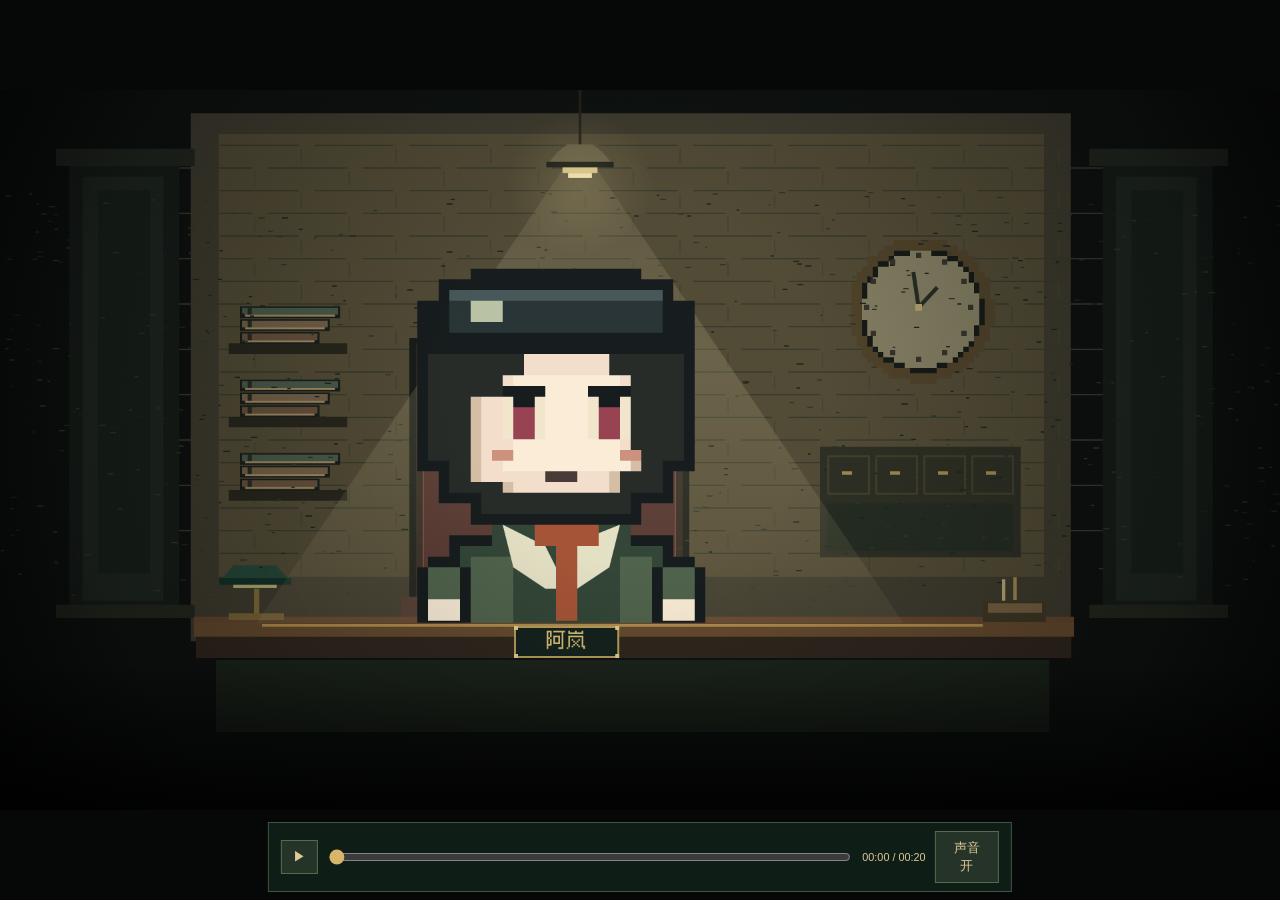
<file: assets/cinematic-template/index.html>
<!doctype html><html lang="zh-CN"><head><meta charset="utf-8"><meta name="viewport" content="width=device-width,initial-scale=1"><title>记忆的钥匙 · 粗像素电影场景</title><link rel="stylesheet" href="assets/fonts/Fusion-Pixel-12px-Proportional-Simplified-Chinese.css"><style>
*{box-sizing:border-box}body{margin:0;background:#050806;color:#dbc69a;font:13px -apple-system,'PingFang SC',sans-serif;overflow:hidden}.viewport{position:fixed;inset:0;display:flex;align-items:center;justify-content:center}.frame{width:1920px;height:1080px;position:relative;transform-origin:center;flex:none}.frame canvas{display:block;width:1920px;height:1080px}.loading{position:absolute;inset:0;display:flex;justify-content:center;align-items:center;background:#080d09;z-index:3}.controls{position:fixed;bottom:8px;left:50%;transform:translateX(-50%);display:flex;gap:9px;padding:8px 12px;background:#112019ee;align-items:center;border:1px solid #435342;z-index:5;max-width:95vw}.controls button{color:#ddc995;background:#253328;border:1px solid #576b4c;padding:7px 11px;cursor:pointer}.controls input{width:min(43vw,550px);accent-color:#d8b669}.controls small{white-space:nowrap}.rec .controls{display:none}a{color:#ccb373}
</style></head><body><div class="viewport"><div class="frame"><canvas width="1920" height="1080" id="stage"></canvas><div class="loading">正在布置钟表修理铺…</div></div></div><div class="controls"><button id="play">▶</button><input id="seek" type="range" min="0" max="19999" step="1" value="0" aria-label="时间轴"><small id="time">00:00 / 00:20</small><button id="mute">声音 开</button></div><audio src="assets/voice.wav" id="audio" preload="metadata"></audio><script type="module">
import {CinematicScene} from './scene.mjs';
import {componentGlyphs} from './components.mjs';
const ep=await fetch('./episode.json').then(r=>r.json());
const glyphs=[ep.title,ep.author,ep.actor.name,componentGlyphs,...Object.values(ep.componentLabels||{}),...ep.chapters,...ep.lines.map(l=>l.text),'笔记 · 已保存记住了？已提取 · 能讲出来记忆'].join('');
await document.fonts.load('72px "Fusion Pixel 12px Proportional Simplified Chinese"',glyphs);await document.fonts.ready;
const painter=new CinematicScene(ep),canvas=document.getElementById('stage'),audio=document.getElementById('audio');const params=new URLSearchParams(location.search);let ms=Math.min(ep.durationMs-1,Math.max(0,Number(params.get('t'))||0)),playing=false;
if(params.get('rec')==='1')document.body.classList.add('rec');
function fit(){const k=Math.min(innerWidth/1920,innerHeight/1080);document.querySelector('.frame').style.transform=`scale(${k})`;}fit();addEventListener('resize',fit);
function set(t){ms=Math.max(0,Math.min(ep.durationMs-1,t));painter.draw(canvas,ms);document.getElementById('seek').value=ms;document.getElementById('time').textContent=`00:${String(Math.floor(ms/1000)).padStart(2,'0')} / 00:20`;}
window.__player={set,get:()=>ms,total:ep.durationMs,rec:params.get('rec')==='1',episode:ep};set(ms);document.querySelector('.loading').remove();
function pause(){playing=false;audio.pause();document.getElementById('play').textContent='▶';}
async function play(){audio.currentTime=ms/1000;await audio.play();playing=true;document.getElementById('play').textContent='Ⅱ';}
document.getElementById('play').onclick=()=>playing?pause():play();document.getElementById('seek').oninput=e=>{pause();set(Number(e.target.value))};document.getElementById('mute').onclick=()=>{audio.muted=!audio.muted;document.getElementById('mute').textContent=audio.muted?'声音 关':'声音 开';};
audio.onended=()=>{pause();set(ep.durationMs-1)};function tick(){if(playing)set(audio.currentTime*1000);requestAnimationFrame(tick)}tick();
addEventListener('keydown',e=>{if(e.target.tagName==='INPUT')return;if(e.code==='Space'){e.preventDefault();playing?pause():play()}if(e.key==='ArrowLeft'){pause();set(ms-1000/ep.fps)}if(e.key==='ArrowRight'){pause();set(ms+1000/ep.fps)}});
</script></body></html>
</file>
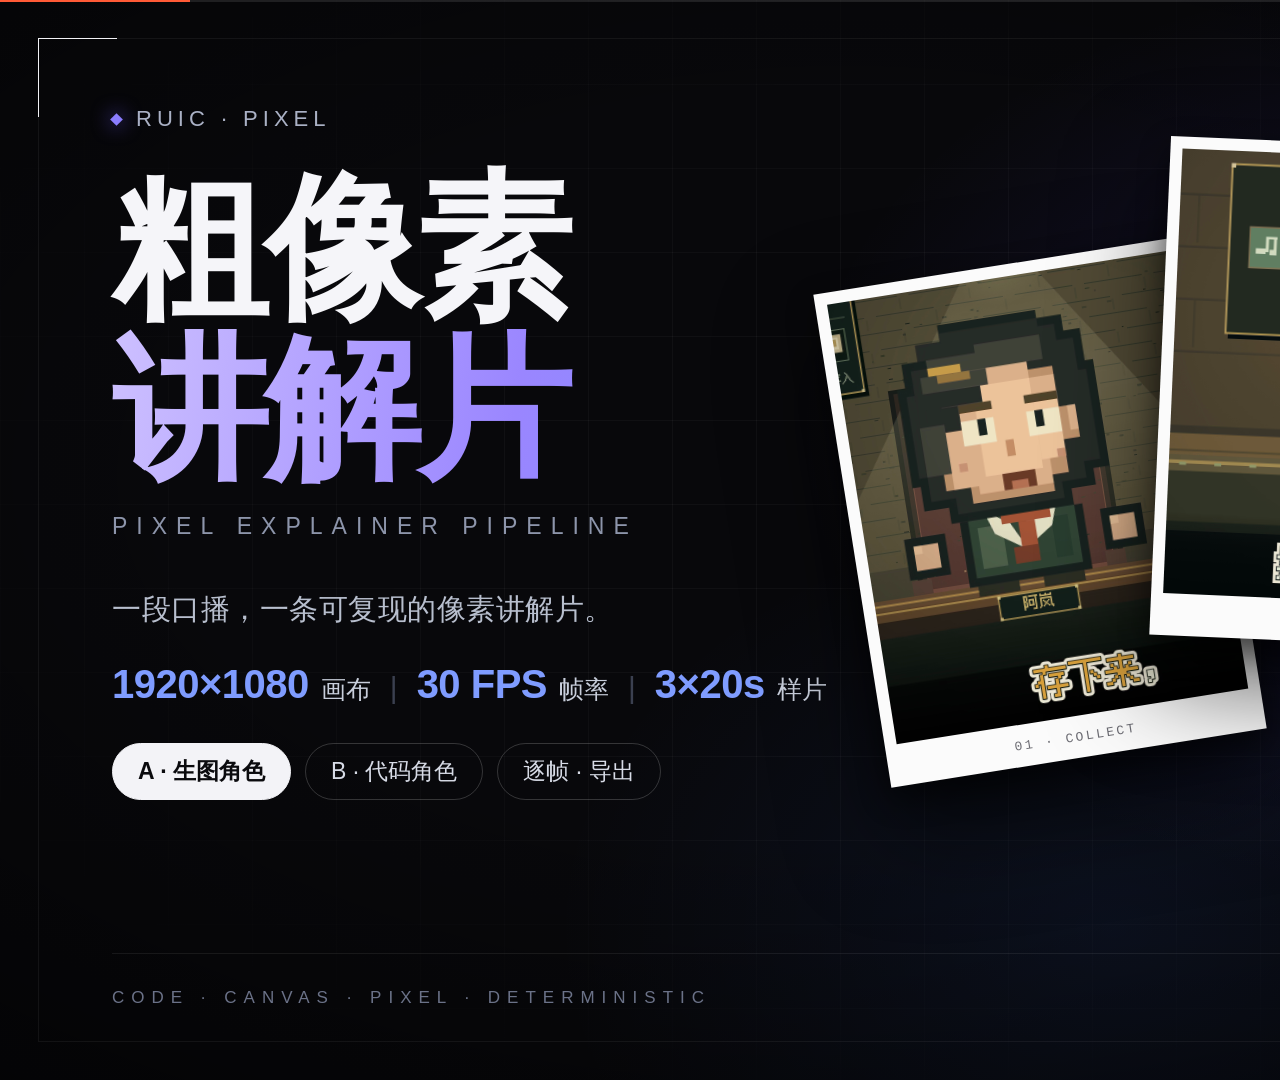
<file: assets/hero/hero.html>
<!doctype html>
<html lang="zh-CN">
<head>
<meta charset="utf-8">
<style>
  *{box-sizing:border-box}
  html,body{margin:0;padding:0;width:1920px;height:1080px;overflow:hidden;background:#08080b}
  body{font-family:"PingFang SC","Hiragino Sans GB","Helvetica Neue",Arial,sans-serif;color:#f2f2f6}
  .stage{position:relative;width:1920px;height:1080px;overflow:hidden;
    background:
      radial-gradient(1000px 700px at 76% 40%, rgba(104,86,255,.18), transparent 66%),
      radial-gradient(800px 600px at 58% 86%, rgba(58,120,255,.09), transparent 70%),
      #08080b}
  .grid{position:absolute;inset:0;
    background-image:linear-gradient(to right,rgba(255,255,255,.035) 1px,transparent 1px),
                     linear-gradient(to bottom,rgba(255,255,255,.035) 1px,transparent 1px);
    background-size:84px 84px;
    -webkit-mask-image:radial-gradient(ellipse at 48% 46%,#000 30%,transparent 84%)}
  .vignette{position:absolute;inset:0;background:radial-gradient(ellipse at 44% 44%,transparent 42%,rgba(0,0,0,.62) 100%)}
  .topline{position:absolute;top:0;left:0;right:0;height:2px;background:rgba(255,255,255,.10)}
  .topline:before{content:"";position:absolute;left:0;top:0;width:190px;height:2px;background:#ff5a36}
  .frame{position:absolute;inset:38px;border:1px solid rgba(255,255,255,.055)}
  .frame:before,.frame:after{content:"";position:absolute;width:78px;height:78px;border-color:rgba(255,255,255,.20)}
  .frame:before{left:-1px;top:-1px;border-left:1px solid;border-top:1px solid}
  .frame:after{right:-1px;bottom:-1px;border-right:1px solid;border-bottom:1px solid}

  .left{position:absolute;left:112px;top:106px;width:880px}
  .brand{display:flex;align-items:center;gap:15px;font-size:22px;letter-spacing:5px;color:#aab1c5;font-weight:500}
  .dot{width:9px;height:9px;background:#8b7dff;transform:rotate(45deg);box-shadow:0 0 20px #6f5dff}
  h1{margin:36px 0 0;font-size:156px;line-height:1.03;font-weight:900;letter-spacing:-4px}
  h1 span{display:block}
  .l1{color:#f5f5f9}
  .l2{background:linear-gradient(100deg,#cdc0ff 0%,#9a86ff 46%,#6d8dff 100%);-webkit-background-clip:text;background-clip:text;color:transparent}
  .en{margin-top:24px;font-size:23px;letter-spacing:9px;color:#8d95ab;font-weight:500}
  .desc{margin:50px 0 0;font-size:29px;color:#b8bfce;letter-spacing:.5px}
  .stats{margin-top:32px;display:flex;align-items:baseline;gap:12px}
  .num{color:#7f9cff;font-weight:800;font-size:40px;letter-spacing:-.5px}
  .lab{color:#c8cedb;font-size:25px}
  .sep{color:#3b4050;font-size:30px;margin:0 7px}
  .pills{margin-top:36px;display:flex;gap:14px}
  .pill{border:1px solid rgba(255,255,255,.18);border-radius:999px;padding:12px 25px;font-size:23px;color:#d7dbe6}
  .pill.on{background:#f3f3f7;color:#0b0b0e;border-color:#f3f3f7;font-weight:600}

  .cards{position:absolute;right:40px;top:92px;width:1050px;height:760px}
  .card{position:absolute;width:380px;margin:0;padding:12px 12px 0;background:#fbfbfb;
    box-shadow:0 46px 100px rgba(0,0,0,.62),0 12px 30px rgba(0,0,0,.48)}
  .card img{display:block;width:356px;height:445px;object-fit:cover}
  .card figcaption{height:42px;display:flex;align-items:center;justify-content:center;
    font-family:"SF Mono",Menlo,monospace;font-size:13px;letter-spacing:2.5px;color:#6b6b72}
  .c1{left:20px;top:170px;transform:rotate(-9deg);z-index:2}
  .c2{left:330px;top:52px;transform:rotate(2.5deg);z-index:3}
  .c3{left:630px;top:200px;transform:rotate(10deg);z-index:4}

  .foot{position:absolute;left:112px;bottom:72px;font-size:17px;letter-spacing:7px;color:#6b7288}
  .foot-r{position:absolute;right:112px;bottom:72px;font-family:"SF Mono",Menlo,monospace;font-size:15px;letter-spacing:2.5px;color:#6b7288}
  .rule{position:absolute;left:112px;right:112px;bottom:126px;height:1px;background:rgba(255,255,255,.07)}
</style>
</head>
<body>
<div class="stage">
  <div class="grid"></div>
  <div class="vignette"></div>
  <div class="frame"></div>
  <div class="topline"></div>

  <div class="left">
    <div class="brand"><span class="dot"></span> RUIC · PIXEL</div>
    <h1><span class="l1">粗像素</span><span class="l2">讲解片</span></h1>
    <div class="en">PIXEL EXPLAINER PIPELINE</div>
    <p class="desc">一段口播，一条可复现的像素讲解片。</p>
    <div class="stats">
      <span class="num">1920×1080</span><span class="lab">画布</span><span class="sep">|</span>
      <span class="num">30 FPS</span><span class="lab">帧率</span><span class="sep">|</span>
      <span class="num">3×20s</span><span class="lab">样片</span>
    </div>
    <div class="pills">
      <span class="pill on">A · 生图角色</span>
      <span class="pill">B · 代码角色</span>
      <span class="pill">逐帧 · 导出</span>
    </div>
  </div>

  <div class="cards">
    <figure class="card c1"><img src="card-actor.png"><figcaption>01 · COLLECT</figcaption></figure>
    <figure class="card c2"><img src="card-small.png"><figcaption>02 · ORANGE</figcaption></figure>
    <figure class="card c3"><img src="card-scene.png"><figcaption>03 · BLUE</figcaption></figure>
  </div>

  <div class="rule"></div>
  <div class="foot">CODE · CANVAS · PIXEL · DETERMINISTIC</div>
  <div class="foot-r">3 DEMOS · 20s EACH · 1920×1080</div>
</div>
</body>
</html>
</file>
<file: assets/cinematic-template/assets/fonts/Fusion-Pixel-12px-Proportional-Simplified-Chinese.css>
@font-face {
  font-family: "Fusion Pixel 12px Proportional Simplified Chinese";
  font-style: normal;
  font-weight: 400;
  font-display: swap;
  src: local("Fusion Pixel 12px Prop zh_hans Regular"), local("Fusion-Pixel-12px-Prop-zh_hans-Regular"), url(Fusion-Pixel-12px-Proportional-Simplified-Chinese.Basic-Latin.woff2) format("woff2");
  unicode-range: U+20-7E;
}
@font-face {
  font-family: "Fusion Pixel 12px Proportional Simplified Chinese";
  font-style: normal;
  font-weight: 400;
  font-display: swap;
  src: local("Fusion Pixel 12px Prop zh_hans Regular"), local("Fusion-Pixel-12px-Prop-zh_hans-Regular"), url(Fusion-Pixel-12px-Proportional-Simplified-Chinese.Latin-1-Supplement.woff2) format("woff2");
  unicode-range: U+A1-AC, U+AE-FF;
}
@font-face {
  font-family: "Fusion Pixel 12px Proportional Simplified Chinese";
  font-style: normal;
  font-weight: 400;
  font-display: swap;
  src: local("Fusion Pixel 12px Prop zh_hans Regular"), local("Fusion-Pixel-12px-Prop-zh_hans-Regular"), url(Fusion-Pixel-12px-Proportional-Simplified-Chinese.Latin-Extended-A.woff2) format("woff2");
  unicode-range: U+100-17F;
}
@font-face {
  font-family: "Fusion Pixel 12px Proportional Simplified Chinese";
  font-style: normal;
  font-weight: 400;
  font-display: swap;
  src: local("Fusion Pixel 12px Prop zh_hans Regular"), local("Fusion-Pixel-12px-Prop-zh_hans-Regular"), url(Fusion-Pixel-12px-Proportional-Simplified-Chinese.Latin-Extended-B.woff2) format("woff2");
  unicode-range: U+180, U+182-183, U+186, U+189, U+18B-18C, U+18E-18F, U+191-192, U+19A, U+19E-1A1, U+1A7-1A9, U+1AF-1B1, U+1C4-1E3, U+1E6-1ED, U+1F0-1F5, U+1F8-21B, U+21E-220, U+226-233, U+237, U+23D, U+244-245, U+248-249;
}
@font-face {
  font-family: "Fusion Pixel 12px Proportional Simplified Chinese";
  font-style: normal;
  font-weight: 400;
  font-display: swap;
  src: local("Fusion Pixel 12px Prop zh_hans Regular"), local("Fusion-Pixel-12px-Prop-zh_hans-Regular"), url(Fusion-Pixel-12px-Proportional-Simplified-Chinese.Greek-and-Coptic.woff2) format("woff2");
  unicode-range: U+376-377, U+37B-37F, U+384-38A, U+38C, U+38E-3A1, U+3A3-3CE, U+3D2-3D6, U+3DA-3DB, U+3F2-3FB, U+3FD-3FF;
}
@font-face {
  font-family: "Fusion Pixel 12px Proportional Simplified Chinese";
  font-style: normal;
  font-weight: 400;
  font-display: swap;
  src: local("Fusion Pixel 12px Prop zh_hans Regular"), local("Fusion-Pixel-12px-Prop-zh_hans-Regular"), url(Fusion-Pixel-12px-Proportional-Simplified-Chinese.Cyrillic.woff2) format("woff2");
  unicode-range: U+400-401, U+403-408, U+40C-451, U+453-458, U+45B-45F, U+464-465, U+470-473, U+478-479, U+490-491, U+49E-49F, U+4AE-4B1, U+4BA-4BB, U+4C0-4C2, U+4C7-4C8, U+4CF-4DF, U+4E2-4F9;
}
@font-face {
  font-family: "Fusion Pixel 12px Proportional Simplified Chinese";
  font-style: normal;
  font-weight: 400;
  font-display: swap;
  src: local("Fusion Pixel 12px Prop zh_hans Regular"), local("Fusion-Pixel-12px-Prop-zh_hans-Regular"), url(Fusion-Pixel-12px-Proportional-Simplified-Chinese.Latin-Extended-Additional.woff2) format("woff2");
  unicode-range: U+1E9E;
}
@font-face {
  font-family: "Fusion Pixel 12px Proportional Simplified Chinese";
  font-style: normal;
  font-weight: 400;
  font-display: swap;
  src: local("Fusion Pixel 12px Prop zh_hans Regular"), local("Fusion-Pixel-12px-Prop-zh_hans-Regular"), url(Fusion-Pixel-12px-Proportional-Simplified-Chinese.General-Punctuation.woff2) format("woff2");
  unicode-range: U+2010-2027, U+2030-2037, U+203B, U+203E, U+2043, U+204B-204D, U+2057;
}
@font-face {
  font-family: "Fusion Pixel 12px Proportional Simplified Chinese";
  font-style: normal;
  font-weight: 400;
  font-display: swap;
  src: local("Fusion Pixel 12px Prop zh_hans Regular"), local("Fusion-Pixel-12px-Prop-zh_hans-Regular"), url(Fusion-Pixel-12px-Proportional-Simplified-Chinese.Superscripts-and-Subscripts.woff2) format("woff2");
  unicode-range: U+2070-2071, U+2074-208E, U+2090-209C;
}
@font-face {
  font-family: "Fusion Pixel 12px Proportional Simplified Chinese";
  font-style: normal;
  font-weight: 400;
  font-display: swap;
  src: local("Fusion Pixel 12px Prop zh_hans Regular"), local("Fusion-Pixel-12px-Prop-zh_hans-Regular"), url(Fusion-Pixel-12px-Proportional-Simplified-Chinese.Letterlike-Symbols.woff2) format("woff2");
  unicode-range: U+2103, U+2109, U+2116, U+2122, U+2126-2127, U+212A-212B, U+212E;
}
@font-face {
  font-family: "Fusion Pixel 12px Proportional Simplified Chinese";
  font-style: normal;
  font-weight: 400;
  font-display: swap;
  src: local("Fusion Pixel 12px Prop zh_hans Regular"), local("Fusion-Pixel-12px-Prop-zh_hans-Regular"), url(Fusion-Pixel-12px-Proportional-Simplified-Chinese.Number-Forms.woff2) format("woff2");
  unicode-range: U+2150-218B;
}
@font-face {
  font-family: "Fusion Pixel 12px Proportional Simplified Chinese";
  font-style: normal;
  font-weight: 400;
  font-display: swap;
  src: local("Fusion Pixel 12px Prop zh_hans Regular"), local("Fusion-Pixel-12px-Prop-zh_hans-Regular"), url(Fusion-Pixel-12px-Proportional-Simplified-Chinese.Arrows.woff2) format("woff2");
  unicode-range: U+2190-21FF;
}
@font-face {
  font-family: "Fusion Pixel 12px Proportional Simplified Chinese";
  font-style: normal;
  font-weight: 400;
  font-display: swap;
  src: local("Fusion Pixel 12px Prop zh_hans Regular"), local("Fusion-Pixel-12px-Prop-zh_hans-Regular"), url(Fusion-Pixel-12px-Proportional-Simplified-Chinese.Miscellaneous-Technical.woff2) format("woff2");
  unicode-range: U+230C-231F, U+23CE-23CF, U+23E8-23FF;
}
@font-face {
  font-family: "Fusion Pixel 12px Proportional Simplified Chinese";
  font-style: normal;
  font-weight: 400;
  font-display: swap;
  src: local("Fusion Pixel 12px Prop zh_hans Regular"), local("Fusion-Pixel-12px-Prop-zh_hans-Regular"), url(Fusion-Pixel-12px-Proportional-Simplified-Chinese.Enclosed-Alphanumerics.woff2) format("woff2");
  unicode-range: U+2460-24FF;
}
@font-face {
  font-family: "Fusion Pixel 12px Proportional Simplified Chinese";
  font-style: normal;
  font-weight: 400;
  font-display: swap;
  src: local("Fusion Pixel 12px Prop zh_hans Regular"), local("Fusion-Pixel-12px-Prop-zh_hans-Regular"), url(Fusion-Pixel-12px-Proportional-Simplified-Chinese.Box-Drawing.woff2) format("woff2");
  unicode-range: U+2500-257F;
}
@font-face {
  font-family: "Fusion Pixel 12px Proportional Simplified Chinese";
  font-style: normal;
  font-weight: 400;
  font-display: swap;
  src: local("Fusion Pixel 12px Prop zh_hans Regular"), local("Fusion-Pixel-12px-Prop-zh_hans-Regular"), url(Fusion-Pixel-12px-Proportional-Simplified-Chinese.Block-Elements.woff2) format("woff2");
  unicode-range: U+2580-259F;
}
@font-face {
  font-family: "Fusion Pixel 12px Proportional Simplified Chinese";
  font-style: normal;
  font-weight: 400;
  font-display: swap;
  src: local("Fusion Pixel 12px Prop zh_hans Regular"), local("Fusion-Pixel-12px-Prop-zh_hans-Regular"), url(Fusion-Pixel-12px-Proportional-Simplified-Chinese.Geometric-Shapes.woff2) format("woff2");
  unicode-range: U+25A0-25FF;
}
@font-face {
  font-family: "Fusion Pixel 12px Proportional Simplified Chinese";
  font-style: normal;
  font-weight: 400;
  font-display: swap;
  src: local("Fusion Pixel 12px Prop zh_hans Regular"), local("Fusion-Pixel-12px-Prop-zh_hans-Regular"), url(Fusion-Pixel-12px-Proportional-Simplified-Chinese.Miscellaneous-Symbols.woff2) format("woff2");
  unicode-range: U+2600-2614, U+2616-2621, U+2624-2625, U+2628-266F, U+2680-2695, U+2698-269A, U+26AA-26AC, U+26B2-26B5, U+26B8, U+26BC, U+26BF, U+26C4-26CC, U+26CE-26CF, U+26D2-26D4, U+26D8-26DE, U+26E0-26EF, U+26F1-26F3, U+26F5-26F6, U+26F8, U+26FC-26FD, U+26FF;
}
@font-face {
  font-family: "Fusion Pixel 12px Proportional Simplified Chinese";
  font-style: normal;
  font-weight: 400;
  font-display: swap;
  src: local("Fusion Pixel 12px Prop zh_hans Regular"), local("Fusion-Pixel-12px-Prop-zh_hans-Regular"), url(Fusion-Pixel-12px-Proportional-Simplified-Chinese.Dingbats.woff2) format("woff2");
  unicode-range: U+2708-2709, U+2766-2767, U+2776-2793;
}
@font-face {
  font-family: "Fusion Pixel 12px Proportional Simplified Chinese";
  font-style: normal;
  font-weight: 400;
  font-display: swap;
  src: local("Fusion Pixel 12px Prop zh_hans Regular"), local("Fusion-Pixel-12px-Prop-zh_hans-Regular"), url(Fusion-Pixel-12px-Proportional-Simplified-Chinese.Braille-Patterns.woff2) format("woff2");
  unicode-range: U+2800-28FF;
}
@font-face {
  font-family: "Fusion Pixel 12px Proportional Simplified Chinese";
  font-style: normal;
  font-weight: 400;
  font-display: swap;
  src: local("Fusion Pixel 12px Prop zh_hans Regular"), local("Fusion-Pixel-12px-Prop-zh_hans-Regular"), url(Fusion-Pixel-12px-Proportional-Simplified-Chinese.Latin-Extended-C.woff2) format("woff2");
  unicode-range: U+2C60-2C61, U+2C6E-2C6F;
}
@font-face {
  font-family: "Fusion Pixel 12px Proportional Simplified Chinese";
  font-style: normal;
  font-weight: 400;
  font-display: swap;
  src: local("Fusion Pixel 12px Prop zh_hans Regular"), local("Fusion-Pixel-12px-Prop-zh_hans-Regular"), url(Fusion-Pixel-12px-Proportional-Simplified-Chinese.CJK-Radicals-Supplement.woff2) format("woff2");
  unicode-range: U+2E80-2E99, U+2E9B-2EF3;
}
@font-face {
  font-family: "Fusion Pixel 12px Proportional Simplified Chinese";
  font-style: normal;
  font-weight: 400;
  font-display: swap;
  src: local("Fusion Pixel 12px Prop zh_hans Regular"), local("Fusion-Pixel-12px-Prop-zh_hans-Regular"), url(Fusion-Pixel-12px-Proportional-Simplified-Chinese.Kangxi-Radicals.woff2) format("woff2");
  unicode-range: U+2F00-2FD5;
}
@font-face {
  font-family: "Fusion Pixel 12px Proportional Simplified Chinese";
  font-style: normal;
  font-weight: 400;
  font-display: swap;
  src: local("Fusion Pixel 12px Prop zh_hans Regular"), local("Fusion-Pixel-12px-Prop-zh_hans-Regular"), url(Fusion-Pixel-12px-Proportional-Simplified-Chinese.Ideographic-Description-Characters.woff2) format("woff2");
  unicode-range: U+2FF0-2FFF;
}
@font-face {
  font-family: "Fusion Pixel 12px Proportional Simplified Chinese";
  font-style: normal;
  font-weight: 400;
  font-display: swap;
  src: local("Fusion Pixel 12px Prop zh_hans Regular"), local("Fusion-Pixel-12px-Prop-zh_hans-Regular"), url(Fusion-Pixel-12px-Proportional-Simplified-Chinese.CJK-Symbols-and-Punctuation.woff2) format("woff2");
  unicode-range: U+3000-303F;
}
@font-face {
  font-family: "Fusion Pixel 12px Proportional Simplified Chinese";
  font-style: normal;
  font-weight: 400;
  font-display: swap;
  src: local("Fusion Pixel 12px Prop zh_hans Regular"), local("Fusion-Pixel-12px-Prop-zh_hans-Regular"), url(Fusion-Pixel-12px-Proportional-Simplified-Chinese.Hiragana.woff2) format("woff2");
  unicode-range: U+3041-3096, U+3099-309F;
}
@font-face {
  font-family: "Fusion Pixel 12px Proportional Simplified Chinese";
  font-style: normal;
  font-weight: 400;
  font-display: swap;
  src: local("Fusion Pixel 12px Prop zh_hans Regular"), local("Fusion-Pixel-12px-Prop-zh_hans-Regular"), url(Fusion-Pixel-12px-Proportional-Simplified-Chinese.Katakana.woff2) format("woff2");
  unicode-range: U+30A0-30FF;
}
@font-face {
  font-family: "Fusion Pixel 12px Proportional Simplified Chinese";
  font-style: normal;
  font-weight: 400;
  font-display: swap;
  src: local("Fusion Pixel 12px Prop zh_hans Regular"), local("Fusion-Pixel-12px-Prop-zh_hans-Regular"), url(Fusion-Pixel-12px-Proportional-Simplified-Chinese.Bopomofo.woff2) format("woff2");
  unicode-range: U+3105-312F;
}
@font-face {
  font-family: "Fusion Pixel 12px Proportional Simplified Chinese";
  font-style: normal;
  font-weight: 400;
  font-display: swap;
  src: local("Fusion Pixel 12px Prop zh_hans Regular"), local("Fusion-Pixel-12px-Prop-zh_hans-Regular"), url(Fusion-Pixel-12px-Proportional-Simplified-Chinese.Hangul-Compatibility-Jamo.woff2) format("woff2");
  unicode-range: U+3131-318E;
}
@font-face {
  font-family: "Fusion Pixel 12px Proportional Simplified Chinese";
  font-style: normal;
  font-weight: 400;
  font-display: swap;
  src: local("Fusion Pixel 12px Prop zh_hans Regular"), local("Fusion-Pixel-12px-Prop-zh_hans-Regular"), url(Fusion-Pixel-12px-Proportional-Simplified-Chinese.Enclosed-CJK-Letters-and-Months.woff2) format("woff2");
  unicode-range: U+3220-3230, U+3248-324F, U+3251-325F, U+327F-3290, U+32A3-32A8, U+32B1-32CB, U+32FF;
}
@font-face {
  font-family: "Fusion Pixel 12px Proportional Simplified Chinese";
  font-style: normal;
  font-weight: 400;
  font-display: swap;
  src: local("Fusion Pixel 12px Prop zh_hans Regular"), local("Fusion-Pixel-12px-Prop-zh_hans-Regular"), url(Fusion-Pixel-12px-Proportional-Simplified-Chinese.CJK-Compatibility.woff2) format("woff2");
  unicode-range: U+3358-3370, U+337B-337E, U+33E0-33FE;
}
@font-face {
  font-family: "Fusion Pixel 12px Proportional Simplified Chinese";
  font-style: normal;
  font-weight: 400;
  font-display: swap;
  src: local("Fusion Pixel 12px Prop zh_hans Regular"), local("Fusion-Pixel-12px-Prop-zh_hans-Regular"), url(Fusion-Pixel-12px-Proportional-Simplified-Chinese.CJK-Unified-Ideographs-Extension-A-001.woff2) format("woff2");
  unicode-range: U+3400-3401, U+3403-3404, U+3406-340B, U+340D-340F, U+3412-3415, U+3417-341B, U+342C-342D, U+3430-3431, U+3433, U+3436-3437, U+3439, U+343B, U+343E-343F, U+3442-3443, U+3449, U+344B-344C, U+3451-3453, U+3455, U+3459-345A, U+345D, U+345F, U+3464-3465, U+3467, U+3469, U+346B, U+3471-3472, U+3476, U+347A-347B, U+347D, U+3480-3482, U+3486-3488, U+348D-348E, U+3491-3492, U+3496, U+349C, U+349E, U+34A2, U+34A4-34A6, U+34A8, U+34AC, U+34B0, U+34B2-34B5, U+34BC-34BD, U+34C1, U+34C4, U+34CA-34CB, U+34CD, U+34CF, U+34D1, U+34D3, U+34D5-34D6, U+34DB-34DC, U+34DE-34DF, U+34E7, U+34F5, U+34FE, U+350A, U+3512, U+3514, U+3516, U+351D-351E, U+3524, U+352B-352C, U+352F-3538, U+353D-353E, U+3540, U+3542-3546, U+3551-3552, U+3554-3558, U+3563-3564, U+3566, U+3569, U+356E, U+3575-3577, U+357A, U+357E, U+3582-3586, U+3588, U+358A-358B, U+358D-3590, U+3597, U+3599, U+359B, U+359D-359E, U+35A4-35A5, U+35A7, U+35AD, U+35AF-35B0, U+35B5, U+35B7, U+35BB-35BC, U+35BF-35C3, U+35C6-35C8, U+35CA, U+35CE, U+35D1, U+35D5-35D6, U+35D8, U+35DA, U+35DF, U+35E1, U+35E8, U+35ED, U+35F3-35F4, U+35FA, U+3601, U+3603, U+3606, U+3608, U+360E, U+3610, U+3615, U+3619-361A, U+3620-3621, U+3629, U+362D, U+362F, U+3631-3632, U+3635, U+3638, U+363B-363C, U+3642-3643, U+3645-3646, U+364A, U+364E, U+3657, U+365A-365C, U+3660, U+3662-3663, U+3668-3669, U+366E, U+3675, U+3677, U+3679-367A, U+367C, U+367F, U+3684-3686, U+3688-3689, U+3696, U+3699, U+36B1, U+36B3-36B4, U+36BA, U+36BC, U+36BF, U+36C1, U+36C6, U+36C8, U+36CA, U+36CC, U+36D0, U+36DA, U+36DE, U+36E0-36E2, U+36E5, U+36F0, U+36F4-36F5, U+36F9, U+36FE, U+3708, U+3713-3714, U+3716-3717, U+371C-371D, U+371F, U+3728, U+372E, U+3730, U+3734, U+3736, U+373A, U+3746, U+3749, U+374D, U+3754, U+3764-3766, U+3771-3772, U+3775, U+377A, U+377E, U+37A2, U+37A4-37A5, U+37A7, U+37AA, U+37AF, U+37B4, U+37BB-37BD, U+37C1, U+37CB, U+37CF, U+37D4, U+37D6, U+37DF, U+37E1, U+37E5, U+37E7, U+37EB, U+37ED, U+37F2-37F3, U+37F7-37F8, U+37FC, U+3801-3803, U+380B, U+3811, U+3816, U+3818, U+381C, U+3825-3826, U+3830, U+3832-3833, U+3835, U+383A-383B, U+383E, U+3846-3848, U+384E-384F, U+3851, U+3854, U+385A-385B, U+385F, U+3868, U+386B-386E, U+3870-3871, U+3873, U+3875, U+3879-387A, U+387C, U+3885-3886, U+389B-389C, U+389E, U+38AA-38AC, U+38AF, U+38B7, U+38C1, U+38C4, U+38CA, U+38D0, U+38D9-38DA, U+38E7, U+38EA, U+38EC, U+38EE, U+38F0, U+38F3, U+38F6-38F7, U+3904, U+3906, U+3911, U+3915-3917, U+391B-391D, U+3922, U+3924, U+3926-3928, U+392F, U+3934, U+3937, U+393A, U+393E, U+3941, U+3952, U+395B, U+3960, U+3966, U+396A, U+3971, U+3973, U+3978, U+397B-397F, U+3983-3984, U+3988, U+398A-398B, U+398F, U+3991, U+3998-3999, U+39A1, U+39A7, U+39AB, U+39AD, U+39AF-39B1, U+39B3, U+39B7-39B8, U+39C9-39CA, U+39CF, U+39D1, U+39D3-39D4, U+39D9, U+39DC, U+39DE-39DF, U+39E2, U+39E4-39E5, U+39E7-39E8, U+39EA, U+39EF, U+39F4, U+39FA, U+39FD, U+3A09-3A0A, U+3A10, U+3A14-3A15, U+3A18, U+3A1E, U+3A24, U+3A2B, U+3A34, U+3A37-3A38, U+3A3E, U+3A44, U+3A49, U+3A51, U+3A55-3A58, U+3A64-3A67, U+3A70, U+3A7B, U+3A7F, U+3A8C, U+3A93, U+3A98, U+3A9B, U+3AA3, U+3AA7, U+3AAE, U+3AC0, U+3AC7-3AC9, U+3ACB, U+3AD3, U+3AD5, U+3ADC-3ADD, U+3ADF, U+3AE4, U+3AEF, U+3AF4-3AF5, U+3AFB-3AFC, U+3B06, U+3B0D-3B0F, U+3B14, U+3B1B, U+3B21-3B22, U+3B24, U+3B2A, U+3B31-3B32, U+3B34-3B35, U+3B37, U+3B3B, U+3B3D-3B3E, U+3B41, U+3B43, U+3B46, U+3B4A-3B4C, U+3B4E, U+3B5E, U+3B60-3B61, U+3B63, U+3B6A, U+3B6F, U+3B71, U+3B73, U+3B78, U+3B7C-3B7D, U+3B80-3B81, U+3B87, U+3B8E, U+3B90, U+3B96, U+3B98-3B99, U+3B9B-3B9C, U+3BA1, U+3BA7, U+3BBF, U+3BCA, U+3BD0-3BD1, U+3BD3, U+3BD6, U+3BDA, U+3BE0, U+3BE5, U+3BE9-3BEA, U+3BFE-3BFF, U+3C02, U+3C07, U+3C0C, U+3C0F-3C10, U+3C15, U+3C1B, U+3C36, U+3C38, U+3C3C-3C3D, U+3C43, U+3C47, U+3C4B-3C4C, U+3C67, U+3C6A, U+3C73, U+3C76, U+3C8C, U+3C93, U+3C9A, U+3C9C, U+3CA8, U+3CAE, U+3CB0-3CB1, U+3CB8, U+3CBB, U+3CC3, U+3CC7, U+3CC9-3CCB, U+3CCD, U+3CCF, U+3CD3, U+3CD8, U+3CDA, U+3CDD, U+3CE0, U+3CE3, U+3CE5, U+3CE7, U+3CED-3CEE, U+3CF3-3CF4, U+3CF6, U+3D02, U+3D04-3D05, U+3D07-3D09, U+3D0D, U+3D13-3D14, U+3D1E, U+3D23, U+3D35, U+3D3D, U+3D45, U+3D4A, U+3D53-3D55, U+3D58-3D5A, U+3D5C, U+3D5E, U+3D62-3D63, U+3D65-3D66, U+3D69, U+3D6C-3D6D, U+3D72, U+3D74, U+3D79, U+3D7D, U+3D83, U+3D91, U+3D93, U+3D97, U+3DA0, U+3DAD, U+3DB2, U+3DB5, U+3DB9, U+3DBD, U+3DC1, U+3DC3, U+3DCB, U+3DCD-3DCE, U+3DD4, U+3DDB, U+3DE1, U+3DE3, U+3DE5, U+3DE7, U+3DEA, U+3DEC, U+3DEE, U+3DF6, U+3DFB, U+3DFF-3E00, U+3E04, U+3E06, U+3E0C, U+3E0E, U+3E13, U+3E16-3E19, U+3E1E, U+3E22, U+3E25, U+3E2A, U+3E2C, U+3E36, U+3E38, U+3E3A, U+3E3E, U+3E47, U+3E4B, U+3E58, U+3E5D, U+3E65, U+3E6B-3E6E, U+3E72-3E74, U+3E7A, U+3E7E-3E7F, U+3E81-3E82, U+3E84, U+3E8D, U+3E91-3E92, U+3E96-3E97, U+3EA2, U+3EA4-3EA5, U+3EA8, U+3EAE-3EAF, U+3EB1, U+3EBB, U+3EC0-3EC1, U+3EC3-3EC5, U+3EC8, U+3ED2, U+3EDF, U+3EE3, U+3EEA-3EEC, U+3EF4, U+3F01-3F04, U+3F06, U+3F0E, U+3F25, U+3F27-3F29, U+3F33, U+3F39, U+3F42, U+3F5A, U+3F5C, U+3F5E, U+3F65, U+3F68-3F69, U+3F6D, U+3F6F, U+3F86, U+3F89, U+3F98, U+3FA9-3FAA, U+3FAD, U+3FB2, U+3FB8, U+3FCB-3FCC, U+3FDD, U+3FE2, U+3FF0, U+3FF4, U+3FF8, U+3FFF-4000, U+4004, U+400E, U+4019, U+401D, U+4023, U+402A, U+402E-402F, U+403B, U+4044, U+4047, U+404D, U+4052, U+4055-4056, U+405F, U+4064-4065, U+406F, U+4074, U+4076, U+407A-407B, U+407D, U+4080-4081, U+4088, U+408B, U+4094, U+4097, U+409C, U+40A1, U+40A5-40A6, U+40A9-40AA, U+40AD, U+40B1, U+40B4-40B5, U+40B7, U+40BB-40BC, U+40BF, U+40C9, U+40CB, U+40CF, U+40D3, U+40D6, U+40DC-40DD, U+40DF, U+40EA, U+40F1, U+40F3, U+40F8, U+40FB, U+4101, U+4104, U+4107, U+4109-410A, U+4111-4112, U+411A, U+4120, U+4122, U+4125, U+4127, U+412B, U+413A-413B, U+413F, U+414E, U+4155, U+415A-415B, U+415F, U+4165, U+4170, U+4172, U+417C, U+4181, U+4184, U+4186, U+418A, U+418E-418F, U+41B0, U+41B7, U+41C4, U+41C7, U+41D5, U+41D8, U+41E4, U+41E9, U+41EB, U+41ED-41F0, U+41F8, U+4204, U+420B, U+4212-4213, U+421D, U+4229, U+4231, U+423C, U+4248, U+4251, U+4257, U+4259, U+425D, U+4261-4262, U+4264, U+4267, U+4269-426A, U+426D, U+4270-4271, U+4277, U+4279, U+427B, U+4281, U+4287, U+428E-428F, U+4296, U+429D-429E, U+42A1, U+42AB, U+42B1, U+42B4-42B5, U+42B8, U+42BA, U+42C4-42C5, U+42CB-42CC, U+42CE, U+42D0-42D1, U+42D5, U+42DE-42DF, U+42E7, U+42EC, U+42EE, U+42F4, U+42F7, U+42FA-42FC, U+430B, U+430F, U+4314-4315, U+4317, U+431E, U+4322, U+432E, U+4330, U+433C-433E, U+4340, U+434A, U+434E-4352, U+4356, U+435B, U+435D, U+4362-4364, U+4368, U+436F-4370, U+4378, U+4380, U+4383, U+4388-4389, U+438E-438F, U+439B-439C, U+43A2, U+43B2-43B3, U+43B5, U+43B8, U+43BA, U+43BD, U+43BF, U+43C6, U+43C9, U+43D2-43D3, U+43D7-43D8, U+43DA, U+43DF, U+43E5, U+43EC, U+43EF, U+43F8, U+4403, U+4406, U+4410, U+4415, U+441B, U+441F-4421, U+4427, U+442A, U+442C, U+443B, U+443E, U+4445, U+4448, U+444E, U+4454, U+445E, U+446E, U+4471, U+4489, U+4490, U+4492, U+4497, U+449B-449C, U+44A0, U+44B0-44B1, U+44B3, U+44B6, U+44BC, U+44CA, U+44CC;
}
@font-face {
  font-family: "Fusion Pixel 12px Proportional Simplified Chinese";
  font-style: normal;
  font-weight: 400;
  font-display: swap;
  src: local("Fusion Pixel 12px Prop zh_hans Regular"), local("Fusion-Pixel-12px-Prop-zh_hans-Regular"), url(Fusion-Pixel-12px-Proportional-Simplified-Chinese.CJK-Unified-Ideographs-Extension-A-002.woff2) format("woff2");
  unicode-range: U+44D4, U+44D8-44D9, U+44E0, U+44E2-44E3, U+44E5, U+44E7, U+44EE, U+44F5, U+44FE, U+4501, U+4508, U+450B, U+451C, U+452C-452D, U+4531, U+4537, U+453A, U+4549-454A, U+454F, U+4552, U+4555, U+455A, U+455C-455D, U+455F, U+4567, U+456A, U+4572, U+457A, U+457E, U+4581, U+4583, U+4585, U+4592, U+45A2-45A7, U+45A9, U+45AC, U+45AE, U+45B1, U+45B4-45B5, U+45B8, U+45BE, U+45C1, U+45C4-45C5, U+45C9-45CC, U+45CE, U+45D5, U+45DF, U+45E1, U+45E9, U+45EB, U+45F7, U+45FE-45FF, U+4602, U+4605, U+460A-460C, U+461E, U+4628, U+462A, U+4633, U+4636, U+463A, U+463C, U+4643, U+4654, U+4658, U+4663, U+4665-4666, U+466B, U+4674, U+4687, U+4696, U+4699, U+46A1, U+46A7, U+46AB, U+46AE, U+46B0, U+46B7, U+46B9, U+46BE, U+46C0, U+46C3-46C4, U+46C7, U+46C9, U+46CB-46CC, U+46D1, U+46D5-46D6, U+46D8, U+46DB-46DC, U+46E1, U+46E3, U+46E7, U+46EB, U+46ED-46EF, U+46F6-46F7, U+4706, U+470A, U+470E-4711, U+4713-4714, U+4719, U+471D-471F, U+4724, U+4730-4732, U+473C, U+4743, U+4748, U+4750, U+4755-4756, U+4759, U+4762-4763, U+4765, U+4769, U+4779, U+477B, U+477D, U+4781, U+478E-478F, U+4795, U+4798, U+47A1, U+47A7, U+47AA, U+47AC, U+47B2, U+47BB, U+47C2-47C3, U+47C7-47C8, U+47CF, U+47D7, U+47D9, U+47DB, U+47DE, U+47E0, U+47E4-47E6, U+47E8, U+47EC, U+47F0, U+47F2, U+4801, U+4803, U+4805-4806, U+480A, U+481A, U+481C, U+481E, U+4829-482A, U+483A, U+4840, U+4843, U+4845, U+4847, U+484A, U+484F, U+4851, U+4855, U+485D, U+4866-4867, U+486C, U+4871, U+4878-4879, U+487C, U+487F-4881, U+4889, U+488C, U+4892, U+4897, U+489A-489B, U+48A9, U+48AB, U+48AE, U+48B9, U+48BC, U+48C0, U+48C9, U+48CB-48CC, U+48D7, U+48E1, U+48E5-48E6, U+48EA, U+48F0, U+48F8, U+48FB, U+4900-4902, U+4905, U+4909-490A, U+490E, U+4912, U+4915, U+4918, U+4921, U+4925, U+4927, U+492A-492C, U+4934-4935, U+4937, U+493B-493C, U+493E, U+494C, U+4950-4951, U+495E, U+4966, U+496A, U+496C, U+4972, U+497A-497B, U+497E, U+4981, U+4988, U+498B-498D, U+4992, U+4994, U+499C, U+49B4, U+49B8, U+49C5-49C6, U+49D1, U+49D4, U+49DA, U+49DF, U+49E2, U+49E7, U+49EF, U+49FA, U+49FE, U+4A01-4A02, U+4A04, U+4A0E, U+4A11, U+4A13, U+4A21, U+4A32, U+4A36, U+4A3A-4A3B, U+4A3E-4A3F, U+4A43, U+4A4A-4A4B, U+4A4E, U+4A50-4A51, U+4A56-4A58, U+4A5A-4A5C, U+4A5F, U+4A68-4A69, U+4A6B, U+4A6F-4A72, U+4A78, U+4A7D, U+4A87, U+4A89, U+4A8C, U+4A8E, U+4A90, U+4A9E, U+4AB0, U+4AB3, U+4AB8, U+4ABD-4ABF, U+4AC6, U+4AC8, U+4AD2, U+4AD6, U+4ADC, U+4AE7-4AE9, U+4AFE, U+4B00, U+4B02, U+4B1F, U+4B23, U+4B43, U+4B45, U+4B49, U+4B4B, U+4B57, U+4B5E, U+4B62-4B63, U+4B66, U+4B68, U+4B6A, U+4B78, U+4B7D, U+4B80, U+4B85, U+4B8A, U+4B8F-4B90, U+4B96-4B97, U+4BA3, U+4BA6, U+4BAC, U+4BAF, U+4BB9-4BBA, U+4BC0, U+4BC4-4BC5, U+4BCC, U+4BD8, U+4BDA, U+4BDD, U+4BE2, U+4BE5, U+4BEC, U+4BEE, U+4BFA, U+4C02, U+4C04, U+4C06, U+4C11, U+4C1E, U+4C2C, U+4C2E, U+4C30, U+4C32-4C34, U+4C37, U+4C3B-4C3D, U+4C42, U+4C46-4C47, U+4C4B, U+4C4E, U+4C5F, U+4C65, U+4C67, U+4C6C, U+4C6F, U+4C74, U+4C88, U+4C8A, U+4C8F, U+4C91, U+4C93, U+4C9B, U+4C9D, U+4CAC-4CAE, U+4CD3, U+4CD6-4CDA, U+4CDF, U+4CF0-4CF1, U+4CF8, U+4CFA, U+4CFC, U+4D07, U+4D0A, U+4D14, U+4D1D, U+4D2B, U+4D47-4D49, U+4D53, U+4D5A, U+4D63, U+4D71-4D72, U+4D78, U+4D91-4D93, U+4D99, U+4DA8-4DA9, U+4DAB, U+4DAD-4DAE, U+4DB2;
}
@font-face {
  font-family: "Fusion Pixel 12px Proportional Simplified Chinese";
  font-style: normal;
  font-weight: 400;
  font-display: swap;
  src: local("Fusion Pixel 12px Prop zh_hans Regular"), local("Fusion-Pixel-12px-Prop-zh_hans-Regular"), url(Fusion-Pixel-12px-Proportional-Simplified-Chinese.CJK-Unified-Ideographs-001.woff2) format("woff2");
  unicode-range: U+4E00-4EA9, U+4EAB-4F30, U+4F32-4F4B, U+4F4D-4F7C, U+4F7E-4FF3, U+4FF5-5009, U+500B-500F, U+5011-5066, U+5069-506F, U+5071-5083, U+5085-5091, U+5093-509B, U+509D-509E, U+50A0, U+50A2-50BF, U+50C1-50CB, U+50CD-50D1, U+50D3-50DC, U+50DE-50E1, U+50E3-50F1, U+50F3-510C, U+510E, U+5110-5125, U+5127-512D, U+5131-5134, U+5136-5141, U+5143-5152, U+5154-515F, U+5161-519E, U+51A0-51AC, U+51AE-51DD, U+51DF-51F3, U+51F5-5222;
}
@font-face {
  font-family: "Fusion Pixel 12px Proportional Simplified Chinese";
  font-style: normal;
  font-weight: 400;
  font-display: swap;
  src: local("Fusion Pixel 12px Prop zh_hans Regular"), local("Fusion-Pixel-12px-Prop-zh_hans-Regular"), url(Fusion-Pixel-12px-Proportional-Simplified-Chinese.CJK-Unified-Ideographs-002.woff2) format("woff2");
  unicode-range: U+5223-5230, U+5232-5245, U+5247-5252, U+5254-5256, U+5258-5265, U+5267-5275, U+5277-5279, U+527B-528F, U+5291-5297, U+529A-52CD, U+52CF-52DB, U+52DD-52EB, U+52ED, U+52EF-5306, U+5308-530D, U+530F-5310, U+5312, U+5314-5380, U+5382-539A, U+539C-53A3, U+53A5-53AE, U+53B0-53BB, U+53BD-53DB, U+53DD-54E3, U+54E5-54EF, U+54F1-5509, U+550B-5517, U+5519-5522, U+5524-5558, U+555A-558C, U+558E-55C1, U+55C3-55CA, U+55CC, U+55CE-55D7, U+55D9-5603, U+5605-5610, U+5612-561F, U+5621-562A, U+562C-5643, U+5645, U+5647-564B;
}
@font-face {
  font-family: "Fusion Pixel 12px Proportional Simplified Chinese";
  font-style: normal;
  font-weight: 400;
  font-display: swap;
  src: local("Fusion Pixel 12px Prop zh_hans Regular"), local("Fusion-Pixel-12px-Prop-zh_hans-Regular"), url(Fusion-Pixel-12px-Proportional-Simplified-Chinese.CJK-Unified-Ideographs-003.woff2) format("woff2");
  unicode-range: U+564C-5654, U+5656-565C, U+565E, U+5660-566F, U+5671-5672, U+5674-5682, U+5685-5687, U+5689-5691, U+5693-5697, U+5699-56A3, U+56A5, U+56A7-56A9, U+56AB-56AF, U+56B1-56B7, U+56BB-56BC, U+56BE-56CF, U+56D1-56D4, U+56D6-56F5, U+56F7-5704, U+5706-5730, U+5732-5751, U+5753-5773, U+5775-5778, U+577A-578F, U+5791-57A0, U+57A2-57BB, U+57BD-57C7, U+57CA-57F5, U+57F7-580E, U+5810-5817, U+5819-581E, U+5820-582A, U+582C-5831, U+5833-5847, U+584A-5854, U+5856-5865, U+5867-5875, U+5878-5885, U+5887-588C, U+588E-5899, U+589B-58AB, U+58AD-58BB, U+58BD-58C8, U+58CA-58DA, U+58DC-58E2, U+58E4-58F4, U+58F6-5907, U+5909-590A, U+590C-5910, U+5912-591D, U+591F-5934, U+5937-5942, U+5944, U+5946-594C, U+594E-5952, U+5954-595D, U+595F-597E, U+5980-59D4, U+59D6-59E1, U+59E3-59E6, U+59E8-59EC, U+59EE-5A07, U+5A09-5A0E, U+5A10-5A23, U+5A25-5A5B, U+5A5D-5A8F, U+5A91-5A94;
}
@font-face {
  font-family: "Fusion Pixel 12px Proportional Simplified Chinese";
  font-style: normal;
  font-weight: 400;
  font-display: swap;
  src: local("Fusion Pixel 12px Prop zh_hans Regular"), local("Fusion-Pixel-12px-Prop-zh_hans-Regular"), url(Fusion-Pixel-12px-Proportional-Simplified-Chinese.CJK-Unified-Ideographs-004.woff2) format("woff2");
  unicode-range: U+5A95-5AA2, U+5AA4-5AAC, U+5AAE-5AAF, U+5AB2-5AB4, U+5AB6-5AB9, U+5ABC-5AC7, U+5AC9-5ACE, U+5AD0-5AD4, U+5AD6-5AD8, U+5ADA-5ADF, U+5AE1-5AEC, U+5AEE-5AF2, U+5AF4-5B09, U+5B0B-5B0C, U+5B0E-5B17, U+5B19-5B27, U+5B29-5B2D, U+5B2F-5B32, U+5B34, U+5B36, U+5B38-5B41, U+5B43-5B49, U+5B4B-5B67, U+5B69-5B6E, U+5B70-5B73, U+5B75, U+5B78-5B7B, U+5B7D-5B8F, U+5B91, U+5B93-5BCE, U+5BD0-5BE9, U+5BEB-5BF1, U+5BF3-5C1B, U+5C1D-5C25, U+5C27-5C28, U+5C2A-5C32, U+5C34-5C35, U+5C37-5C69, U+5C6B-5C6C, U+5C6E-5C7A, U+5C7C-5C82, U+5C84-5CA3, U+5CA5-5CC0, U+5CC2, U+5CC4-5CC8, U+5CCA-5CF1, U+5CF4-5D39, U+5D3B-5D45, U+5D47-5D4E, U+5D50-5D54, U+5D56-5D59, U+5D5B-5D5E, U+5D62-5D73, U+5D75-5D7C, U+5D7E-5D8E, U+5D90-5D97, U+5D99-5D9B, U+5D9D-5DA0, U+5DA2-5DA4, U+5DA6-5DAC, U+5DAE-5DB2, U+5DB4-5DBD, U+5DBF, U+5DC1-5DC7, U+5DC9-5DCD, U+5DCF-5DD4, U+5DD6-5DD7, U+5DDB-5DF7, U+5DF9-5E22, U+5E24-5E33, U+5E35-5E4A, U+5E4C-5E4F, U+5E51, U+5E53-5E6C, U+5E6E, U+5E71-5E8A, U+5E8C-5E9A, U+5E9C-5EA0, U+5EA2-5EA4, U+5EA6-5EA8, U+5EAB, U+5EAD-5EB9, U+5EBB, U+5EBD-5EBF, U+5EC1-5ECD, U+5ECF-5ED6, U+5ED9-5EDD, U+5EDF-5EF6;
}
@font-face {
  font-family: "Fusion Pixel 12px Proportional Simplified Chinese";
  font-style: normal;
  font-weight: 400;
  font-display: swap;
  src: local("Fusion Pixel 12px Prop zh_hans Regular"), local("Fusion-Pixel-12px-Prop-zh_hans-Regular"), url(Fusion-Pixel-12px-Proportional-Simplified-Chinese.CJK-Unified-Ideographs-005.woff2) format("woff2");
  unicode-range: U+5EF7-5F2D, U+5F2F-5F3E, U+5F41, U+5F43-5F57, U+5F59-5F5A, U+5F5C-5FAE, U+5FB0-5FB5, U+5FB7-5FBD, U+5FBF-5FC0, U+5FC2-5FE8, U+5FEA-6036, U+6039-6057, U+6059-605C, U+605E-6060, U+6062-6081, U+6083-608E, U+6090-6097, U+6099-60A0, U+60A2-60A3, U+60A6-60AA, U+60AC-60C8, U+60CA-60E1, U+60E3-60F7, U+60F9-60FD, U+60FF-610B, U+610D-612D, U+6130-6132, U+6134-6135, U+6137-613A, U+613C-613F, U+6141-6142, U+6144-6177, U+617A, U+617C-617E, U+6180, U+6182, U+6184-618B, U+618D-619F, U+61A1-61AE, U+61B0-61BB, U+61BE-61C4, U+61C6-61D4, U+61D7, U+61D9, U+61DB-61E0, U+61E2-61E7, U+61EA-61ED, U+61EF-61F0, U+61F2-6201, U+6203-6228, U+622A-6264, U+6266-62F8, U+62FA-6332;
}
@font-face {
  font-family: "Fusion Pixel 12px Proportional Simplified Chinese";
  font-style: normal;
  font-weight: 400;
  font-display: swap;
  src: local("Fusion Pixel 12px Prop zh_hans Regular"), local("Fusion-Pixel-12px-Prop-zh_hans-Regular"), url(Fusion-Pixel-12px-Proportional-Simplified-Chinese.CJK-Unified-Ideographs-006.woff2) format("woff2");
  unicode-range: U+6333-6350, U+6352-6357, U+6359-6373, U+6375-6393, U+6395-63D2, U+63D5-63F2, U+63F4-63F6, U+63F8-63FE, U+6400-6402, U+6404-6406, U+6408-6409, U+640B-640D, U+640F-6419, U+641B-641F, U+6421-642A, U+642C-643B, U+643D-6448, U+644A, U+644C-644E, U+6450-6454, U+6456-645C, U+645E-645F, U+6463-646F, U+6471-647B, U+647D-6485, U+6487-648C, U+648E-64A9, U+64AB-64CB, U+64CD-64E4, U+64E6-64E9, U+64EC-64F2, U+64F4, U+64F6-6500, U+6502-6506, U+6509, U+650B, U+650D-650F, U+6511-6512, U+6514-6516, U+6518-651F, U+6521-652C, U+652E-654A, U+654C-657A, U+657C-6597, U+6599-659C, U+659E-65BD, U+65BF, U+65C1, U+65C3-65C9, U+65CB-65CC, U+65CE-65DD, U+65DF-65E2, U+65E4-65FD, U+65FF-6616, U+6618-6625, U+6627-6629, U+662B-662D, U+662F-663A, U+663C-6658, U+665A-6685, U+6687-6699, U+669B-66A0, U+66A2-66AB, U+66AD-66B5, U+66B7-66CE, U+66D0-66D3, U+66D5-66E1, U+66E3-66E6, U+66E8-66E9, U+66EB-66FA, U+66FC-6700, U+6703-6705, U+6707-6717, U+671A-6720, U+6723-6751, U+6753-675A, U+675C-677F, U+6781-6785, U+6787-6788;
}
@font-face {
  font-family: "Fusion Pixel 12px Proportional Simplified Chinese";
  font-style: normal;
  font-weight: 400;
  font-display: swap;
  src: local("Fusion Pixel 12px Prop zh_hans Regular"), local("Fusion-Pixel-12px-Prop-zh_hans-Regular"), url(Fusion-Pixel-12px-Proportional-Simplified-Chinese.CJK-Unified-Ideographs-007.woff2) format("woff2");
  unicode-range: U+6789-679D, U+679F-67B1, U+67B3-67C1, U+67C3-67F8, U+67FA-67FB, U+67FD-6800, U+6802-6805, U+6807-6813, U+6816-681A, U+681C-6824, U+6826-6827, U+6829-683D, U+683F-6849, U+684B-684E, U+6850-6859, U+685B-685D, U+685F-6879, U+687B-6888, U+688A-688D, U+688F, U+6891-689B, U+689D-68A3, U+68A6-68B6, U+68B8-68C2, U+68C4-68C6, U+68C8-68E4, U+68E6-68FB, U+68FD-6914, U+6916-6937, U+6939-6955, U+6957-6963, U+6965-697E, U+6980-6995, U+6997-699C, U+699E-69B9, U+69BB-69BC, U+69BE-69C1, U+69C3-69C5, U+69C7-69D5, U+69D7-69E8, U+69EA-69F0, U+69F2-69F6, U+69F9-6A06, U+6A08-6A19, U+6A1B-6A23, U+6A25-6A26, U+6A28-6A2B, U+6A2D-6A36, U+6A38-6A3B, U+6A3D-6A40, U+6A42-6A52, U+6A54-6A5B, U+6A5D-6A5F, U+6A61-6A63, U+6A65-6A68, U+6A6B, U+6A6D, U+6A6F-6A72, U+6A75-6A76, U+6A78-6A7B, U+6A7D-6A88, U+6A8A-6A91, U+6A94, U+6A97-6A98, U+6A9A-6AA6, U+6AA9-6AAF, U+6AB1-6AB3, U+6AB5-6ABB, U+6ABD, U+6AC0-6AC9, U+6ACD-6AE5, U+6AE7-6AE8, U+6AEA-6AEE, U+6AF1-6AF5, U+6AF8-6AFC, U+6AFF-6B0C, U+6B0E, U+6B10-6B19, U+6B1B-6B2D, U+6B2F, U+6B31-6B33, U+6B35-6B50, U+6B52-6B8D, U+6B8F-6BA1, U+6BA3-6BA8, U+6BAA-6BC1, U+6BC3, U+6BC5-6BDB, U+6BDE-6BE2, U+6BE4, U+6BE8, U+6BEA-6BED, U+6BEF-6BF0, U+6BF2-6BF6;
}
@font-face {
  font-family: "Fusion Pixel 12px Proportional Simplified Chinese";
  font-style: normal;
  font-weight: 400;
  font-display: swap;
  src: local("Fusion Pixel 12px Prop zh_hans Regular"), local("Fusion-Pixel-12px-Prop-zh_hans-Regular"), url(Fusion-Pixel-12px-Proportional-Simplified-Chinese.CJK-Unified-Ideographs-008.woff2) format("woff2");
  unicode-range: U+6BF7-6C01, U+6C03-6C76, U+6C78-6CB1, U+6CB3-6CCF, U+6CD1-6CD9, U+6CDB-6CEB, U+6CED-6CF1, U+6CF3-6D01, U+6D03-6D14, U+6D16-6D1B, U+6D1D-6D2E, U+6D30-6D5C, U+6D5E, U+6D60-6D6A, U+6D6C-6D74, U+6D77-6D8A, U+6D8C-6DCE, U+6DD0-6DFC, U+6DFF-6E00, U+6E02-6E38, U+6E3A-6E46, U+6E48-6E4F, U+6E51-6E52, U+6E54-6E58, U+6E5A-6E63, U+6E65-6E69, U+6E6B-6E85, U+6E87-6EA7, U+6EA9-6EAC, U+6EAE-6EC2, U+6EC4-6EDA, U+6EDC-6EEA, U+6EEC-6EF8, U+6EFB, U+6EFD-6F0F, U+6F11-6F16, U+6F18-6F1A, U+6F1D-6F24, U+6F27-6F2C, U+6F2E-6F34, U+6F36-6F3F, U+6F41-6F42, U+6F44-6F4D, U+6F4F-6F67, U+6F69-6F6A, U+6F6C-6F82, U+6F84-6F91, U+6F93-6F97, U+6F99-6F9D, U+6F9F-6FAB, U+6FAE-6FB7, U+6FB9-6FBA, U+6FBC, U+6FBE-6FCC, U+6FCF-6FD8, U+6FDA-6FE5, U+6FE7, U+6FE9-6FF1, U+6FF3-6FF4, U+6FF6, U+6FF8-6FFF, U+7001-7003, U+7005-7009, U+700B, U+700D-7012, U+7015-7016, U+7018-7023, U+7025-7028, U+702A, U+702C-703C, U+703E-7044;
}
@font-face {
  font-family: "Fusion Pixel 12px Proportional Simplified Chinese";
  font-style: normal;
  font-weight: 400;
  font-display: swap;
  src: local("Fusion Pixel 12px Prop zh_hans Regular"), local("Fusion-Pixel-12px-Prop-zh_hans-Regular"), url(Fusion-Pixel-12px-Proportional-Simplified-Chinese.CJK-Unified-Ideographs-009.woff2) format("woff2");
  unicode-range: U+7045-7048, U+704B-704C, U+704E-704F, U+7051-7055, U+7057-705F, U+7061-7069, U+706B-7072, U+7074-7080, U+7082-70A6, U+70A8-70B0, U+70B2-70BE, U+70C0-70C8, U+70CA-70CB, U+70CD-70E4, U+70E6-70F4, U+70F6-70FE, U+7100, U+7103-710A, U+710D-7126, U+7129, U+712B-716C, U+716E-717B, U+717D-7180, U+7182-718D, U+718F-719B, U+719F-71A5, U+71A7-71A9, U+71AB-71B7, U+71B9-71C4, U+71C6-71D2, U+71D4-71DD, U+71DF-71E9, U+71EB-71F1, U+71F3-7206, U+7208-7209, U+720B-720D, U+7210-7211, U+7214, U+7216-7217, U+7219-721D, U+721F-7221, U+7223-7225, U+7227-7228, U+722A-724D, U+724F-7254, U+7256-7262, U+7264-7265, U+7267-726B, U+726D-7275, U+7277-728F, U+7291-7292, U+7294-72A4, U+72A6-72A7, U+72A9, U+72AC-72CE, U+72D0-72D5, U+72D7-72F3, U+72F6-72FA, U+72FC-730A, U+730C-7311, U+7313-7322, U+7324-732C, U+732E-732F, U+7331-7339, U+733C-7357, U+735A-7360, U+7362-7375, U+7377-737E, U+7380-738E, U+7390-73BB, U+73BD-73D4, U+73D6-73E3, U+73E5-7400, U+7402-7415, U+7417-744C, U+744E-7450, U+7452-7473, U+7475-7480, U+7482-748E, U+7490-749F;
}
@font-face {
  font-family: "Fusion Pixel 12px Proportional Simplified Chinese";
  font-style: normal;
  font-weight: 400;
  font-display: swap;
  src: local("Fusion Pixel 12px Prop zh_hans Regular"), local("Fusion-Pixel-12px-Prop-zh_hans-Regular"), url(Fusion-Pixel-12px-Proportional-Simplified-Chinese.CJK-Unified-Ideographs-010.woff2) format("woff2");
  unicode-range: U+74A0, U+74A2-74B1, U+74B3-74C0, U+74C2-74C6, U+74C9-74CB, U+74CD-74D0, U+74D2-74DA, U+74DC-74EA, U+74EE-74F9, U+74FB-7505, U+7509-7513, U+7515, U+7518-751C, U+751E-755E, U+7560-757A, U+757C-75D0, U+75D2-75DC, U+75DE-75F6, U+75F8-75FC, U+75FE-7607, U+7609-7618, U+761C, U+761F-762E, U+7630, U+7632-7638, U+763A-764C, U+764E, U+7650-7652, U+7654, U+7656-7658, U+765B-7688, U+768A-76A7, U+76A9-76AA, U+76AC-76D2, U+76D4, U+76D6-76DC, U+76DE-76DF, U+76E1, U+76E3-76E7, U+76EA-7709, U+770B-7713, U+7715-7717, U+7719-7741, U+7744-775C, U+775E-7787, U+778A-77BF, U+77C1-77C5, U+77C7, U+77C9, U+77CB-77CD, U+77D0-77E5, U+77E7-77F0, U+77F2-7823, U+7825-7832, U+7834-785A, U+785C-7863, U+7866-7878, U+787A, U+787C-7889, U+788B-78B5, U+78B7-78BF, U+78C1-78C6, U+78C8-78CD, U+78CF-78D7, U+78DA-78EF;
}
@font-face {
  font-family: "Fusion Pixel 12px Proportional Simplified Chinese";
  font-style: normal;
  font-weight: 400;
  font-display: swap;
  src: local("Fusion Pixel 12px Prop zh_hans Regular"), local("Fusion-Pixel-12px-Prop-zh_hans-Regular"), url(Fusion-Pixel-12px-Proportional-Simplified-Chinese.CJK-Unified-Ideographs-011.woff2) format("woff2");
  unicode-range: U+78F0-78F5, U+78F7-78FE, U+7900-7907, U+7909, U+790B-791E, U+7921, U+7924, U+7926-792F, U+7931-7932, U+7934-7962, U+7964-798B, U+798D-7991, U+7993-79A3, U+79A5-79AC, U+79AE-79B6, U+79B8-79CE, U+79D0-79DC, U+79DE-79EC, U+79EE-79F5, U+79F7-7A03, U+7A05-7A10, U+7A12-7A26, U+7A28-7A2E, U+7A30-7A34, U+7A36-7A49, U+7A4B-7A51, U+7A53-7A5E, U+7A60-7A6D, U+7A6F-7A77, U+7A79-7A7A, U+7A7D-7A7F, U+7A81-7A8A, U+7A8D-7A8E, U+7A91-7A9D, U+7A9F-7AA1, U+7AA3-7AAA, U+7AAC-7AB0, U+7AB3-7AB4, U+7AB6, U+7AB8-7ABA, U+7ABC, U+7ABF-7AC0, U+7AC2-7AC8, U+7ACA-7AE6, U+7AE8-7AF4, U+7AF6-7B04, U+7B06-7B08, U+7B0A-7B1C, U+7B1E-7B2A, U+7B2C, U+7B2E-7B31, U+7B33-7B36, U+7B38-7B3A, U+7B3C-7B3D, U+7B40-7B46, U+7B48-7B57, U+7B59-7B62, U+7B64-7B7E, U+7B80-7B87, U+7B89-7B8D, U+7B8F-7B92, U+7B94-7BAF, U+7BB1-7BB6, U+7BB8, U+7BBA-7BD1, U+7BD3-7BD6, U+7BD9-7BE7, U+7BE9-7BEA, U+7BEC-7BFB, U+7BFE-7C02, U+7C04-7C0A, U+7C0C-7C0E, U+7C11-7C19, U+7C1B-7C33, U+7C37-7C41, U+7C43-7C45, U+7C47-7C49, U+7C4B-7C4D, U+7C4F-7C50, U+7C52-7C58, U+7C5A, U+7C5C-7C5D, U+7C5F-7C66, U+7C68, U+7C6A-7C70, U+7C72-7C99, U+7C9B-7CB5, U+7CB7-7CD2, U+7CD4-7CD9, U+7CDB-7CE2, U+7CE4-7CF0, U+7CF2-7CF4, U+7CF6-7D24, U+7D26-7D29, U+7D2B-7D40, U+7D42-7D57, U+7D59-7D5B, U+7D5D;
}
@font-face {
  font-family: "Fusion Pixel 12px Proportional Simplified Chinese";
  font-style: normal;
  font-weight: 400;
  font-display: swap;
  src: local("Fusion Pixel 12px Prop zh_hans Regular"), local("Fusion-Pixel-12px-Prop-zh_hans-Regular"), url(Fusion-Pixel-12px-Proportional-Simplified-Chinese.CJK-Unified-Ideographs-012.woff2) format("woff2");
  unicode-range: U+7D5E-7D6C, U+7D6E-7D76, U+7D79-7D7B, U+7D7D-7D86, U+7D88-7D89, U+7D8B, U+7D8D-7DEA, U+7DEC-7DF2, U+7DF4, U+7DF6-7DFE, U+7E00-7E01, U+7E03-7E0B, U+7E0D-7E0E, U+7E10-7E17, U+7E19-7E1F, U+7E21-7E26, U+7E28-7E35, U+7E37-7E3B, U+7E3D-7E43, U+7E45-7E46, U+7E48-7E4D, U+7E4F-7E5F, U+7E61-7E63, U+7E65-7E67, U+7E69-7E70, U+7E72-7E73, U+7E75-7E77, U+7E79, U+7E7B-7E86, U+7E88-7E8A, U+7E8C-7E98, U+7E9A-7EA7, U+7EA9-7F3A, U+7F3D-7F42, U+7F44-7F49, U+7F4C-7F6C, U+7F6E-7F7D, U+7F7F-7FBA, U+7FBC-7FC1, U+7FC5-7FC6, U+7FC8-7FCA, U+7FCC-7FD0, U+7FD2-7FD6, U+7FD8-7FDA, U+7FDD-7FE9, U+7FEB-7FFD, U+7FFF-802E, U+8033-8038, U+803A-803D, U+803F, U+8041-8044, U+8046-8050, U+8052, U+8054-8056, U+8058-805C, U+805E-8065, U+8067-806A, U+806D-8077, U+8079-8091, U+8093-8094, U+8096-80B7, U+80B9-80BA, U+80BC-80CE, U+80D0-80D3, U+80D5-80E2, U+80E4-810A, U+810C-810D, U+810F-8113, U+8115-8124, U+8126, U+8128-815D, U+815F-818B, U+818E-818F, U+8191-8193, U+8195-81A0, U+81A2-81AB, U+81AD-81B4;
}
@font-face {
  font-family: "Fusion Pixel 12px Proportional Simplified Chinese";
  font-style: normal;
  font-weight: 400;
  font-display: swap;
  src: local("Fusion Pixel 12px Prop zh_hans Regular"), local("Fusion-Pixel-12px-Prop-zh_hans-Regular"), url(Fusion-Pixel-12px-Proportional-Simplified-Chinese.CJK-Unified-Ideographs-013.woff2) format("woff2");
  unicode-range: U+81B5-81B6, U+81B8-81C3, U+81C5-81D1, U+81D3, U+81D6, U+81D8-81ED, U+81EF-81F0, U+81F2-8223, U+8225, U+8228-8231, U+8233-8244, U+8246-824F, U+8251-825B, U+825D, U+825F-8266, U+8268-8293, U+8296-82A1, U+82A3-82A9, U+82AB-82BB, U+82BD-82C0, U+82C3-82DC, U+82DE-82F5, U+82F7-8307, U+8309-830A, U+830C, U+830E-8311, U+8314-8318, U+831B-831F, U+8321-8323, U+8325-8332, U+8334-8336, U+8338-833A, U+833C-833E, U+8340-8347, U+8349-8354, U+8356-8375, U+8377-8379, U+837B-837D, U+837F-8387, U+8389-838F, U+8391-8393, U+8396-839B, U+839D-83A3, U+83A5-83AC, U+83AE, U+83B1-83B7, U+83B9-83BB, U+83BD-83CA, U+83CC-83D9, U+83DB-83DC, U+83DF-83E2, U+83E4-83E5, U+83E8-83E9, U+83EB-83EC, U+83EE-83FB, U+83FD-83FF, U+8401-8404, U+8406-8407, U+8409-840E, U+8410, U+8412-8418, U+841A-841B, U+841D-841E, U+8420, U+8422-842A, U+842C-842D, U+842F-843E, U+8442-8447, U+8449-844A, U+844D-844F, U+8451-845B, U+845D, U+845F-846F, U+8471-847B, U+847D-8480, U+8482, U+8484, U+8487-848E, U+8490-8492, U+8494-8496, U+8498-84A1, U+84A5, U+84A7-84AF, U+84B1-84B4, U+84B7-84C7, U+84C9-84CB, U+84CD-84D3, U+84D5-84D6, U+84D9-84E4, U+84E6, U+84E9-84EC, U+84EE-84F8, U+84FC-84FD, U+84FF-8506, U+8508, U+850A-850C, U+850F-8518, U+851A-851B, U+851E-8530, U+8532-8537, U+8539-853D, U+8540-8541, U+8543, U+8545-854C, U+854E-854F, U+8551-855C, U+855E-8565, U+8567-856B, U+856D, U+856F-8574, U+8576-8578, U+857A-858A, U+858C-858D, U+858F-8591, U+8593-8597, U+8599-859C, U+859F, U+85A2-85A6, U+85A8-85BB, U+85BD-85BE, U+85C1, U+85C3-85C4, U+85C7-85CA, U+85CC-85D0, U+85D2-85D3, U+85D5, U+85D7-85DA, U+85DC-85DD, U+85DF, U+85E1, U+85E3-85EC, U+85EE-85F0, U+85F2-85F5, U+85F7-85FB, U+85FD-8602, U+8604-8607, U+8609-860B, U+860D-860E, U+8610-8611, U+8613, U+8615-8618, U+861A-861B, U+861D-861E, U+8620-8623, U+8625-8626, U+8629, U+862C-8630, U+8632-8638, U+863A, U+863D, U+863F-8642, U+8644, U+8646-8648, U+864A-8652, U+8654-8655, U+8657-865C, U+865E-8660, U+8662, U+8667-8668, U+866B-8676;
}
@font-face {
  font-family: "Fusion Pixel 12px Proportional Simplified Chinese";
  font-style: normal;
  font-weight: 400;
  font-display: swap;
  src: local("Fusion Pixel 12px Prop zh_hans Regular"), local("Fusion-Pixel-12px-Prop-zh_hans-Regular"), url(Fusion-Pixel-12px-Proportional-Simplified-Chinese.CJK-Unified-Ideographs-014.woff2) format("woff2");
  unicode-range: U+8677-8682, U+8684-869C, U+869E-86BA, U+86BC-86D5, U+86D7-86DF, U+86E1-86E9, U+86EB-86F9, U+86FB-8700, U+8702-870B, U+870D-8718, U+871A-8737, U+8739-874C, U+874E-875C, U+875E-876B, U+876D-8776, U+8778-8786, U+8788, U+878A-878B, U+878D-8794, U+8796-87A2, U+87A4-87A8, U+87AA-87AD, U+87AF, U+87B1-87B7, U+87B9-87C1, U+87C3-87CB, U+87CE-87DD, U+87DF-87E7, U+87EA-87F7, U+87F9-87FB, U+87FE, U+8802-8807, U+8809-881A, U+881D, U+881F-8824, U+8826-882A, U+882C-882D, U+882F-8839, U+883B-883C, U+883E-8847, U+8849-8857, U+8859, U+885B, U+885D-885E, U+8860-886D, U+886F-887F, U+8881-8894, U+8896-8897, U+8899-88AB, U+88AD-88B1, U+88B4-88CB, U+88CD-88D0, U+88D2-88DA, U+88DC-88DF, U+88E1-88E5, U+88E7-88EC, U+88EE-88F4, U+88F6-8908, U+890A-890D, U+890F-8915, U+8917-8921, U+8923-8925, U+8928, U+892A-892C, U+892F, U+8932-8938, U+893B-8951, U+8953, U+8955-8959, U+895B, U+895D-8979, U+897C-898C, U+898F, U+8993-899C, U+899F-89A1, U+89A3, U+89A5-89AD, U+89AF-89B8, U+89BA-89C2, U+89C4-89DF, U+89E1, U+89E3-89F0, U+89F2, U+89F4-89F9, U+89FB-8A03, U+8A05-8A11, U+8A13, U+8A15-8A23, U+8A25-8A2A, U+8A2C-8A3E, U+8A40-8A63, U+8A65-8A66, U+8A68-8A82, U+8A84-8A9B, U+8A9D-8ACF, U+8AD1-8AD2, U+8AD4-8AE6;
}
@font-face {
  font-family: "Fusion Pixel 12px Proportional Simplified Chinese";
  font-style: normal;
  font-weight: 400;
  font-display: swap;
  src: local("Fusion Pixel 12px Prop zh_hans Regular"), local("Fusion-Pixel-12px-Prop-zh_hans-Regular"), url(Fusion-Pixel-12px-Proportional-Simplified-Chinese.CJK-Unified-Ideographs-015.woff2) format("woff2");
  unicode-range: U+8AE7-8AEB, U+8AED-8B10, U+8B12-8B21, U+8B23-8B24, U+8B26-8B39, U+8B3D-8B44, U+8B46-8B4C, U+8B4E-8B61, U+8B63-8B6C, U+8B6E-8B7B, U+8B7D-8B81, U+8B83-8B85, U+8B89-8B8A, U+8B8C-8B93, U+8B95-8B9E, U+8BA0-8BB0, U+8BB2-8C17, U+8C19-8C20, U+8C22-8C2D, U+8C2F-8C38, U+8C3A-8C3F, U+8C41-8C42, U+8C45-8C57, U+8C59-8C65, U+8C67-8C68, U+8C6A-8C6E, U+8C71-8C80, U+8C82-8C94, U+8C96-8CCF, U+8CD1-8CD3, U+8CD5-8CE6, U+8CE8-8CEA, U+8CEC-8CEE, U+8CF0-8CFF, U+8D02-8D05, U+8D07-8D14, U+8D16-8D18, U+8D1A-8D3C, U+8D3E-8D3F, U+8D41-8D54, U+8D56-8D5C, U+8D5E, U+8D60-8D78, U+8D7D, U+8D81-8D85, U+8D88-8D8C, U+8D8E-8D8F, U+8D93-8D95, U+8D98-8D9A, U+8D9D-8DA0, U+8DA3, U+8DA5, U+8DA7-8DCF, U+8DD1-8DFD, U+8DFF-8E05, U+8E07-8E1A, U+8E1C-8E27, U+8E29-8E55, U+8E58-8E5A, U+8E5C-8E5D, U+8E5F-8E67, U+8E69-8E76, U+8E78-8E85, U+8E87-8E96, U+8E98-8E9D, U+8E9F, U+8EA1-8EA7, U+8EA9-8EB3, U+8EB6-8EB8, U+8EBA-8EC8, U+8ECA-8EEB, U+8EED-8EEF, U+8EF1-8F19, U+8F1B-8F36, U+8F38-8F3C, U+8F3E-8F45;
}
@font-face {
  font-family: "Fusion Pixel 12px Proportional Simplified Chinese";
  font-style: normal;
  font-weight: 400;
  font-display: swap;
  src: local("Fusion Pixel 12px Prop zh_hans Regular"), local("Fusion-Pixel-12px-Prop-zh_hans-Regular"), url(Fusion-Pixel-12px-Proportional-Simplified-Chinese.CJK-Unified-Ideographs-016.woff2) format("woff2");
  unicode-range: U+8F46-8F4E, U+8F50-8F59, U+8F5B-8F5D, U+8F5F-8F6A, U+8F6C-8F93, U+8F95-8F97, U+8F99-8F9F, U+8FA1-8FA4, U+8FA6-8FA9, U+8FAB, U+8FAD-8FFA, U+8FFC-902F, U+9031-9039, U+903B-906F, U+9071-9072, U+9074-907A, U+907C-908B, U+908D, U+908F-909B, U+909D-90A4, U+90A6-90A8, U+90AA-90B6, U+90B8-90C3, U+90C5-90D1, U+90D3-90F9, U+90FC-9102, U+9104-911B, U+911D-9120, U+9122-9127, U+9129-912D, U+912F-913D, U+913F-9154, U+9156-9167, U+9169-9180, U+9182-9185, U+9187-919E, U+91A0-91BD, U+91C0-91C3, U+91C5-91E4, U+91E6-91EF, U+91F1-91F7, U+91F9-9209, U+920B-922C, U+922E-9246, U+9248-9252, U+9254-9268, U+926A-928D, U+928F-929C, U+92A0-92AD, U+92B0-92B4, U+92B6-92B9, U+92BB-92C3, U+92C5, U+92C7-92D0, U+92D2-92D9, U+92DB-92EA, U+92EC-92F6, U+92F8-92FA, U+92FC-9304, U+9306-932F, U+9332-9333, U+9335-9336, U+9338-933C, U+933E-934F, U+9351-9365, U+9368-936E, U+9370-9372, U+9374-938F;
}
@font-face {
  font-family: "Fusion Pixel 12px Proportional Simplified Chinese";
  font-style: normal;
  font-weight: 400;
  font-display: swap;
  src: local("Fusion Pixel 12px Prop zh_hans Regular"), local("Fusion-Pixel-12px-Prop-zh_hans-Regular"), url(Fusion-Pixel-12px-Proportional-Simplified-Chinese.CJK-Unified-Ideographs-017.woff2) format("woff2");
  unicode-range: U+9391-9392, U+9394-9398, U+939A-939B, U+939D, U+939F-93A0, U+93A2, U+93A4, U+93A6-93A8, U+93AA-93AE, U+93B0-93BA, U+93BC-93C4, U+93C6, U+93C8-93C9, U+93CB-93D2, U+93D4, U+93D6-93EA, U+93ED-9404, U+9407-9414, U+9416-941C, U+941E-9421, U+9423, U+9425-9428, U+942A-943A, U+943C-943D, U+943F-944C, U+944E-9455, U+9458, U+945A-9465, U+9468-946B, U+946D-9472, U+9474-947A, U+947C-947F, U+9481-94E8, U+94EA-9531, U+9533-9542, U+9544-955D, U+9560-9561, U+9563-956B, U+956D-9572, U+9574-957C, U+957E-95B6, U+95B8-95C4, U+95C6-95CE, U+95D0, U+95D2-95DC, U+95DE-95E3, U+95E5-9640, U+9642-9655, U+9657-96C7, U+96C9-96D2, U+96D5-96D7, U+96D9-96DC, U+96DE-96DF, U+96E1-96E4, U+96E6, U+96E8-9701, U+9704-9716, U+9718-971F, U+9721-9725, U+9727-972A, U+972C-9739, U+973B-9742, U+9744-9746, U+9748-974A, U+974C-974D, U+974F-975E, U+9760-9796, U+9798-97B4, U+97B8-97C1, U+97C3, U+97C5-97CC, U+97CE, U+97D0-97E1;
}
@font-face {
  font-family: "Fusion Pixel 12px Proportional Simplified Chinese";
  font-style: normal;
  font-weight: 400;
  font-display: swap;
  src: local("Fusion Pixel 12px Prop zh_hans Regular"), local("Fusion-Pixel-12px-Prop-zh_hans-Regular"), url(Fusion-Pixel-12px-Proportional-Simplified-Chinese.CJK-Unified-Ideographs-018.woff2) format("woff2");
  unicode-range: U+97E2-97E3, U+97E5-97EF, U+97F1-9803, U+9805-980C, U+980E-981A, U+981C-9822, U+9824, U+9826-982D, U+9830-983D, U+9840-9847, U+9849-9850, U+9852-985C, U+985E-9862, U+9864-9867, U+9869-988C, U+988F-9891, U+9893-98A2, U+98A4-98AF, U+98B1-98B3, U+98B5-98B8, U+98BA, U+98BC-98BD, U+98C0, U+98C2-98C6, U+98CB-98E7, U+98E9-98EB, U+98ED-98F0, U+98F2-98F7, U+98F9, U+98FB-9907, U+9909-990A, U+990C-9914, U+9916-9924, U+9926-992E, U+9931-994E, U+9950-9953, U+9955-995C, U+995E-995F, U+9961-9981, U+9983-99A1, U+99A3-99C1, U+99C3-99DD, U+99DF, U+99E1-99E5, U+99E7-99F4, U+99F6-99F8, U+99FA-9A01, U+9A03, U+9A05-9A17, U+9A19-9A1E, U+9A20-9A22, U+9A24-9A30, U+9A32-9A35, U+9A37-9A39, U+9A3B, U+9A3D-9A43, U+9A45-9A46, U+9A48, U+9A4A-9A4E, U+9A50-9A5C, U+9A5E-9A60, U+9A62, U+9A64-9A66, U+9A68-9A9B, U+9A9D, U+9A9F-9AA1, U+9AA4-9AA8, U+9AAC-9AB3, U+9AB5, U+9AB7-9AE6, U+9AE8-9AF2, U+9AF4-9AF5, U+9AF7-9AF8, U+9AFB-9B00, U+9B02-9B08, U+9B0A-9B16, U+9B18, U+9B1A-9B2B, U+9B2E-9B2F, U+9B31-9B32, U+9B34, U+9B36, U+9B38-9B49, U+9B4C-9B55, U+9B57-9B77, U+9B7A-9B85, U+9B87-9B9C, U+9B9E-9BB9, U+9BBC-9BCF, U+9BD1-9BD2, U+9BD4-9BD6, U+9BD8-9BE4, U+9BE6-9BEA, U+9BED-9BF3, U+9BF5-9BFB, U+9BFD-9C16, U+9C18-9C25, U+9C28-9C33, U+9C35-9C36, U+9C38-9C3F, U+9C41-9C4A, U+9C4C-9C58;
}
@font-face {
  font-family: "Fusion Pixel 12px Proportional Simplified Chinese";
  font-style: normal;
  font-weight: 400;
  font-display: swap;
  src: local("Fusion Pixel 12px Prop zh_hans Regular"), local("Fusion-Pixel-12px-Prop-zh_hans-Regular"), url(Fusion-Pixel-12px-Proportional-Simplified-Chinese.CJK-Unified-Ideographs-019.woff2) format("woff2");
  unicode-range: U+9C59-9C5B, U+9C5D, U+9C5F-9C60, U+9C62-9C63, U+9C65-9C6E, U+9C70-9C73, U+9C76-9C9C, U+9C9F-9CA6, U+9CA8-9CAF, U+9CB1-9CB9, U+9CBB-9CCB, U+9CCD-9CCE, U+9CD0-9CDB, U+9CDD-9CDF, U+9CE2-9CE7, U+9CE9-9CEE, U+9CF0-9CF1, U+9CF3-9CF6, U+9CF8-9CFB, U+9CFD-9D0A, U+9D0D-9D17, U+9D19-9D1B, U+9D1D-9D24, U+9D26, U+9D28-9D34, U+9D36-9D38, U+9D3A-9D41, U+9D43-9D48, U+9D4B-9D51, U+9D53, U+9D57-9D61, U+9D63-9D65, U+9D67-9D70, U+9D72-9D73, U+9D75-9D78, U+9D7A-9D8F, U+9D92-9D9B, U+9D9D-9D9E, U+9DA0-9DA5, U+9DA7, U+9DA9-9DAC, U+9DAE-9DB0, U+9DB2-9DB4, U+9DB6-9DC6, U+9DC8-9DC9, U+9DCB-9DD0, U+9DD2-9DD3, U+9DD5-9DDE, U+9DE1, U+9DE3-9DE8, U+9DEB-9DEF, U+9DF1-9DF5, U+9DF7-9DFE, U+9E00-9E01, U+9E03-9E05, U+9E07-9E0B, U+9E0D, U+9E0F, U+9E12-9E16, U+9E18-9E27, U+9E29-9E36, U+9E38-9E39, U+9E3C-9E3D, U+9E3F-9E45, U+9E47-9E4B, U+9E4D-9E54, U+9E56-9E59, U+9E5B-9E5C, U+9E60, U+9E62-9E68, U+9E6A-9E6C, U+9E6F-9E70, U+9E72-9E75, U+9E78-9E7F, U+9E81-9E83, U+9E86, U+9E88-9E89, U+9E8B-9E8E, U+9E90-9E97, U+9E9A, U+9E9C-9EA1, U+9EA3, U+9EA5-9ED5, U+9ED7-9EE0, U+9EE2-9EE6, U+9EE8-9EF0, U+9EF2, U+9EF4, U+9EF6-9F10, U+9F12-9F16, U+9F18-9F1B, U+9F1D-9F21, U+9F23-9F24, U+9F26-9F28, U+9F2A, U+9F2C-9F2F, U+9F31-9F34, U+9F36, U+9F38-9F63, U+9F65-9F70, U+9F72-9F78, U+9F7B-9F7D, U+9F7F-9F90, U+9F93-9F96, U+9F98-9F9D, U+9F9F-9FB2, U+9FB4-9FBB, U+9FBD-9FBE, U+9FC1-9FC2, U+9FC5-9FC9, U+9FCB-9FCF, U+9FD1-9FDA, U+9FEB-9FEE, U+9FF0-9FFC;
}
@font-face {
  font-family: "Fusion Pixel 12px Proportional Simplified Chinese";
  font-style: normal;
  font-weight: 400;
  font-display: swap;
  src: local("Fusion Pixel 12px Prop zh_hans Regular"), local("Fusion-Pixel-12px-Prop-zh_hans-Regular"), url(Fusion-Pixel-12px-Proportional-Simplified-Chinese.Latin-Extended-D.woff2) format("woff2");
  unicode-range: U+A726-A727, U+A73E-A741, U+A7FA;
}
@font-face {
  font-family: "Fusion Pixel 12px Proportional Simplified Chinese";
  font-style: normal;
  font-weight: 400;
  font-display: swap;
  src: local("Fusion Pixel 12px Prop zh_hans Regular"), local("Fusion-Pixel-12px-Prop-zh_hans-Regular"), url(Fusion-Pixel-12px-Proportional-Simplified-Chinese.Hangul-Syllables-001.woff2) format("woff2");
  unicode-range: U+AC00-AFFF;
}
@font-face {
  font-family: "Fusion Pixel 12px Proportional Simplified Chinese";
  font-style: normal;
  font-weight: 400;
  font-display: swap;
  src: local("Fusion Pixel 12px Prop zh_hans Regular"), local("Fusion-Pixel-12px-Prop-zh_hans-Regular"), url(Fusion-Pixel-12px-Proportional-Simplified-Chinese.Hangul-Syllables-002.woff2) format("woff2");
  unicode-range: U+B000-B3FF;
}
@font-face {
  font-family: "Fusion Pixel 12px Proportional Simplified Chinese";
  font-style: normal;
  font-weight: 400;
  font-display: swap;
  src: local("Fusion Pixel 12px Prop zh_hans Regular"), local("Fusion-Pixel-12px-Prop-zh_hans-Regular"), url(Fusion-Pixel-12px-Proportional-Simplified-Chinese.Hangul-Syllables-003.woff2) format("woff2");
  unicode-range: U+B400-B7FF;
}
@font-face {
  font-family: "Fusion Pixel 12px Proportional Simplified Chinese";
  font-style: normal;
  font-weight: 400;
  font-display: swap;
  src: local("Fusion Pixel 12px Prop zh_hans Regular"), local("Fusion-Pixel-12px-Prop-zh_hans-Regular"), url(Fusion-Pixel-12px-Proportional-Simplified-Chinese.Hangul-Syllables-004.woff2) format("woff2");
  unicode-range: U+B800-BBFF;
}
@font-face {
  font-family: "Fusion Pixel 12px Proportional Simplified Chinese";
  font-style: normal;
  font-weight: 400;
  font-display: swap;
  src: local("Fusion Pixel 12px Prop zh_hans Regular"), local("Fusion-Pixel-12px-Prop-zh_hans-Regular"), url(Fusion-Pixel-12px-Proportional-Simplified-Chinese.Hangul-Syllables-005.woff2) format("woff2");
  unicode-range: U+BC00-BFFF;
}
@font-face {
  font-family: "Fusion Pixel 12px Proportional Simplified Chinese";
  font-style: normal;
  font-weight: 400;
  font-display: swap;
  src: local("Fusion Pixel 12px Prop zh_hans Regular"), local("Fusion-Pixel-12px-Prop-zh_hans-Regular"), url(Fusion-Pixel-12px-Proportional-Simplified-Chinese.Hangul-Syllables-006.woff2) format("woff2");
  unicode-range: U+C000-C3FF;
}
@font-face {
  font-family: "Fusion Pixel 12px Proportional Simplified Chinese";
  font-style: normal;
  font-weight: 400;
  font-display: swap;
  src: local("Fusion Pixel 12px Prop zh_hans Regular"), local("Fusion-Pixel-12px-Prop-zh_hans-Regular"), url(Fusion-Pixel-12px-Proportional-Simplified-Chinese.Hangul-Syllables-007.woff2) format("woff2");
  unicode-range: U+C400-C7FF;
}
@font-face {
  font-family: "Fusion Pixel 12px Proportional Simplified Chinese";
  font-style: normal;
  font-weight: 400;
  font-display: swap;
  src: local("Fusion Pixel 12px Prop zh_hans Regular"), local("Fusion-Pixel-12px-Prop-zh_hans-Regular"), url(Fusion-Pixel-12px-Proportional-Simplified-Chinese.Hangul-Syllables-008.woff2) format("woff2");
  unicode-range: U+C800-CBFF;
}
@font-face {
  font-family: "Fusion Pixel 12px Proportional Simplified Chinese";
  font-style: normal;
  font-weight: 400;
  font-display: swap;
  src: local("Fusion Pixel 12px Prop zh_hans Regular"), local("Fusion-Pixel-12px-Prop-zh_hans-Regular"), url(Fusion-Pixel-12px-Proportional-Simplified-Chinese.Hangul-Syllables-009.woff2) format("woff2");
  unicode-range: U+CC00-CFFF;
}
@font-face {
  font-family: "Fusion Pixel 12px Proportional Simplified Chinese";
  font-style: normal;
  font-weight: 400;
  font-display: swap;
  src: local("Fusion Pixel 12px Prop zh_hans Regular"), local("Fusion-Pixel-12px-Prop-zh_hans-Regular"), url(Fusion-Pixel-12px-Proportional-Simplified-Chinese.Hangul-Syllables-010.woff2) format("woff2");
  unicode-range: U+D000-D3FF;
}
@font-face {
  font-family: "Fusion Pixel 12px Proportional Simplified Chinese";
  font-style: normal;
  font-weight: 400;
  font-display: swap;
  src: local("Fusion Pixel 12px Prop zh_hans Regular"), local("Fusion-Pixel-12px-Prop-zh_hans-Regular"), url(Fusion-Pixel-12px-Proportional-Simplified-Chinese.Hangul-Syllables-011.woff2) format("woff2");
  unicode-range: U+D400-D7A3;
}
@font-face {
  font-family: "Fusion Pixel 12px Proportional Simplified Chinese";
  font-style: normal;
  font-weight: 400;
  font-display: swap;
  src: local("Fusion Pixel 12px Prop zh_hans Regular"), local("Fusion-Pixel-12px-Prop-zh_hans-Regular"), url(Fusion-Pixel-12px-Proportional-Simplified-Chinese.Private-Use-Area.woff2) format("woff2");
  unicode-range: U+E000-E04A, U+E04F-E05A, U+E05F-E069, U+E070-E079, U+E080-E092, U+E0A0-E0B2, U+E0C0-E0CB, U+E0D0-E0DB, U+E0E0, U+E0F0, U+E100-E101, U+E110-E111, U+E200-E203, U+E220-E24F, U+F8EB-F8FF;
}
@font-face {
  font-family: "Fusion Pixel 12px Proportional Simplified Chinese";
  font-style: normal;
  font-weight: 400;
  font-display: swap;
  src: local("Fusion Pixel 12px Prop zh_hans Regular"), local("Fusion-Pixel-12px-Prop-zh_hans-Regular"), url(Fusion-Pixel-12px-Proportional-Simplified-Chinese.Vertical-Forms.woff2) format("woff2");
  unicode-range: U+FE10-FE19;
}
@font-face {
  font-family: "Fusion Pixel 12px Proportional Simplified Chinese";
  font-style: normal;
  font-weight: 400;
  font-display: swap;
  src: local("Fusion Pixel 12px Prop zh_hans Regular"), local("Fusion-Pixel-12px-Prop-zh_hans-Regular"), url(Fusion-Pixel-12px-Proportional-Simplified-Chinese.CJK-Compatibility-Forms.woff2) format("woff2");
  unicode-range: U+FE30-FE4F;
}
@font-face {
  font-family: "Fusion Pixel 12px Proportional Simplified Chinese";
  font-style: normal;
  font-weight: 400;
  font-display: swap;
  src: local("Fusion Pixel 12px Prop zh_hans Regular"), local("Fusion-Pixel-12px-Prop-zh_hans-Regular"), url(Fusion-Pixel-12px-Proportional-Simplified-Chinese.Halfwidth-and-Fullwidth-Forms.woff2) format("woff2");
  unicode-range: U+FF01-FF9F, U+FFE0-FFE6, U+FFE8-FFEE;
}
@font-face {
  font-family: "Fusion Pixel 12px Proportional Simplified Chinese";
  font-style: normal;
  font-weight: 400;
  font-display: swap;
  src: local("Fusion Pixel 12px Prop zh_hans Regular"), local("Fusion-Pixel-12px-Prop-zh_hans-Regular"), url(Fusion-Pixel-12px-Proportional-Simplified-Chinese.Specials.woff2) format("woff2");
  unicode-range: U+FFFC-FFFD;
}
@font-face {
  font-family: "Fusion Pixel 12px Proportional Simplified Chinese";
  font-style: normal;
  font-weight: 400;
  font-display: swap;
  src: local("Fusion Pixel 12px Prop zh_hans Regular"), local("Fusion-Pixel-12px-Prop-zh_hans-Regular"), url(Fusion-Pixel-12px-Proportional-Simplified-Chinese.Ideographic-Symbols-and-Punctuation.woff2) format("woff2");
  unicode-range: U+16FF2-16FF6;
}
@font-face {
  font-family: "Fusion Pixel 12px Proportional Simplified Chinese";
  font-style: normal;
  font-weight: 400;
  font-display: swap;
  src: local("Fusion Pixel 12px Prop zh_hans Regular"), local("Fusion-Pixel-12px-Prop-zh_hans-Regular"), url(Fusion-Pixel-12px-Proportional-Simplified-Chinese.Enclosed-Alphanumeric-Supplement.woff2) format("woff2");
  unicode-range: U+1F100-1F10C, U+1F110-1F129, U+1F12F-1F149, U+1F150-1F169, U+1F170-1F189, U+1F1AD, U+1F1E6-1F1FF;
}
@font-face {
  font-family: "Fusion Pixel 12px Proportional Simplified Chinese";
  font-style: normal;
  font-weight: 400;
  font-display: swap;
  src: local("Fusion Pixel 12px Prop zh_hans Regular"), local("Fusion-Pixel-12px-Prop-zh_hans-Regular"), url(Fusion-Pixel-12px-Proportional-Simplified-Chinese.CJK-Unified-Ideographs-Extension-B-001.woff2) format("woff2");
  unicode-range: U+20068, U+2006A, U+20073, U+20086, U+200AA-200AB, U+200B0, U+200CA, U+200CD, U+200D1, U+200EE-200EF, U+200F7, U+20118, U+20136, U+2013B-2013C, U+20158, U+20164, U+201A2, U+201A4, U+201CD, U+201FD, U+20213, U+2025B, U+20274-20275, U+202BF-202C0, U+202E6, U+20325, U+20327-20328, U+2032B, U+20363, U+20375, U+2037E, U+2038A, U+203A9, U+203B7, U+203CB, U+203DF, U+203F2, U+203F9, U+203FC, U+20413, U+2042C, U+2044A, U+20455, U+204FA, U+20526, U+2052D, U+20546-20547, U+2057B, U+205A4, U+205AF-205B0, U+205BF, U+205C3, U+205D0, U+205F8, U+20619, U+20628, U+2070F, U+2074F, U+2077A-2077C, U+207B9, U+207F2, U+2082C, U+2085B, U+20873, U+2089D, U+208AC, U+20948, U+20954, U+20964, U+20979, U+209CD, U+20A2A, U+20AB4, U+20B1B, U+20BA8, U+20BBE, U+20BC7, U+20BD1, U+20BE6, U+20BF9, U+20BFB, U+20C02-20C03, U+20C0B, U+20C0D, U+20C20, U+20C33, U+20C46, U+20C49, U+20C4D, U+20C53, U+20C7C, U+20C8F, U+20C9F-20CA0, U+20CA2, U+20CB9, U+20CD0, U+20CD4, U+20CDA, U+20D14, U+20D1B, U+20D30-20D31, U+20D33, U+20D4F, U+20D5A, U+20D80, U+20D87, U+20D89, U+20D9C, U+20DD0, U+20E0A, U+20E12, U+20E14-20E15, U+20E1F, U+20E26, U+20E71, U+20E77, U+20EA0, U+20EAA, U+20EB9, U+20EBF, U+20EC4, U+20EC7, U+20ECB, U+20EDD, U+20EEA, U+20EF9, U+20F15, U+20F26, U+20F30, U+20F33, U+20F38, U+20F4B-20F4C, U+20F4E, U+20F5B, U+20F6E, U+20F8F, U+20FA3, U+20FA6, U+20FB7, U+20FBB, U+20FC3, U+20FC8, U+20FD2, U+20FEC, U+20FF7-20FF9, U+20FFF, U+21002, U+2101D-2101E, U+21020, U+2102B, U+21034, U+2105D, U+21079, U+21082, U+2109D, U+210B9, U+210BF, U+210CD, U+210CF, U+210D6-210D7, U+210F4, U+210FD, U+21101, U+2111F, U+21121, U+21125-21127, U+2112F, U+21177, U+21184, U+21191, U+21198-21199, U+211D9, U+211F8, U+2124F, U+2127B, U+212A9, U+212C2, U+212D7, U+21322, U+21344, U+21358, U+2135E, U+21372, U+2138E, U+2139C, U+213A0-213A1, U+213E1, U+2143F, U+21452-21453, U+214AB, U+214C5, U+214D4, U+214F3, U+215CB, U+215D0, U+21667, U+216C0, U+216C2, U+216DF, U+216E6-216E7, U+216FE, U+21710, U+21731, U+21766, U+2176C, U+21796, U+217B1, U+217D9-217DA, U+217EF, U+217F6, U+217FB, U+21842, U+21864, U+21885, U+21890, U+2189F, U+218BD, U+218D7, U+218D9, U+2190A, U+21911, U+21915, U+21A4B, U+21A81, U+21A87, U+21AE8, U+21B20, U+21B93, U+21B98, U+21BC2, U+21CC0, U+21D2D, U+21D2F, U+21D45, U+21D62, U+21E07, U+21E34, U+21EA6, U+21F9E, U+21FAB, U+21FAD, U+21FFA, U+2202B, U+2202E, U+22049, U+2209C, U+220F1, U+2212A, U+22146, U+22198, U+221A1, U+221A5, U+221AB, U+221AD, U+221B6, U+221C1, U+221C3, U+221C9, U+221CD, U+221E1, U+22216, U+2227E, U+22291, U+22325, U+22398, U+223D0, U+223E2-223E3, U+223FA, U+223FF, U+2244A, U+224BC, U+224F3, U+2251B, U+22595-22596, U+225AE, U+225B1, U+225D6, U+225E0, U+225F7, U+225FD, U+2262D, U+2266B-2266C, U+22675, U+2267A, U+226A9, U+226B2, U+226F3, U+2270F, U+22720, U+22759, U+22775, U+22784, U+227B4-227B5, U+22806, U+22825, U+22827, U+22829, U+2285B, U+22887, U+22889, U+228C2, U+228C8, U+228F8-228F9, U+2291F, U+22956, U+22993, U+229DA, U+229DC, U+229F2, U+22A03, U+22A64, U+22A67, U+22A7D, U+22AAD, U+22AD5, U+22ADA-22ADB, U+22AE0, U+22B04, U+22B0E, U+22B22, U+22B24, U+22B27, U+22B2E, U+22B46, U+22B50, U+22B6E, U+22B7F, U+22B93, U+22BA6, U+22BBF, U+22BCE, U+22BDA, U+22BE8, U+22C1D, U+22C4C, U+22C4E, U+22C55-22C56, U+22CA1, U+22CA4, U+22CB1, U+22CB5, U+22CB7-22CB8, U+22CC2, U+22CDE, U+22D11, U+22D17, U+22D1A, U+22D1E, U+22D53, U+22D68, U+22D6E, U+22D73, U+22D7A, U+22D7C, U+22D8D, U+22DB6, U+22DB8, U+22DBD, U+22DC1, U+22DC3-22DC4, U+22DC6, U+22DEF, U+22DF2, U+22DF4-22DF5, U+22E0D, U+22E1F, U+22E49, U+22E66, U+22E68-22E6B, U+22E78, U+22E80, U+22F28, U+23033, U+230F1, U+23112, U+2313D, U+23145, U+23157-23159, U+23175, U+231B0, U+231B3, U+231C8, U+231DD, U+231E1, U+231F5, U+23225, U+23230, U+23256, U+23273, U+23289, U+2328D, U+232AB, U+232AD, U+232BE, U+232C1, U+232DD, U+232E0, U+232F1, U+232FD, U+23300, U+2330A-2330B, U+2331B, U+2331F, U+23334, U+23340, U+23372, U+2338F, U+233A3, U+233B7, U+233CC, U+233DA, U+233E4, U+23405-23406, U+2341D, U+23433, U+2344A, U+23450, U+23465, U+2347B, U+234B4-234B5, U+234FF, U+23523-23524, U+23526, U+2355A, U+23567, U+23595, U+235C4, U+23600, U+23609, U+23613, U+23617, U+2366A, U+2366C, U+2367A, U+2368E, U+236BA, U+236DF, U+236E5, U+236E7, U+2370C, U+23737, U+23783, U+2378D-2378E, U+237C3, U+237EE, U+23812, U+23818, U+23829, U+23833, U+2383A, U+23853, U+2385D, U+2386F, U+23879, U+239AE, U+23AA0, U+23B6F-23B70, U+23C63, U+23C6D, U+23C7D, U+23C7F, U+23C8D, U+23C98-23C99, U+23CB9, U+23CD4, U+23CE1, U+23CEA, U+23CFC, U+23D0E, U+23D13, U+23D6E, U+23DB6, U+23DE0, U+23DF1, U+23DF3, U+23E39, U+23E5F, U+23EBD, U+23ED5, U+23F29, U+23F2E, U+23F3A, U+23F7F-23F80, U+23FB8, U+23FBC, U+23FC7, U+23FEC-23FED, U+24011, U+24019, U+2403A, U+2405B, U+240A8, U+240AA, U+240B7, U+240E2, U+2412D, U+2413F, U+2415F, U+24161, U+24177, U+24188, U+241B8, U+241BB, U+241E4, U+241E6, U+241E9-241EA, U+241F2-241F3, U+2424B, U+24257, U+24276, U+24278, U+24295, U+242AC, U+242CA, U+2431A, U+24323, U+2434A-2434B, U+2438E, U+24390-24391, U+24394-24395, U+243E7, U+243EA, U+243F2, U+2441B, U+2441D, U+24435, U+2444D, U+2445A, U+2446E-2446F, U+2449F, U+244A2, U+244A6, U+244B4, U+244C6, U+244CE, U+24514, U+24537, U+2453B, U+24554, U+245F2, U+2460B, U+24613, U+24629, U+24656, U+24665, U+24697, U+246A5, U+246D4, U+24720, U+2476B, U+24791, U+24793, U+24795, U+24798, U+247A7, U+247BB, U+247DB, U+247E0, U+24805, U+2480B, U+24824, U+24830, U+24894, U+24896-24897, U+248A4, U+248AC, U+248BE, U+248E9, U+248F1, U+24919, U+2492F, U+24951, U+24974, U+24989, U+24994, U+249AC, U+249B8, U+249D0, U+24A12, U+24A42, U+24A4D, U+24A4F, U+24A7A, U+24A7D, U+24A95, U+24AA5, U+24AB1, U+24ABA, U+24AD1, U+24AE2, U+24AE9, U+24BA5, U+24BD1, U+24C07, U+24C09, U+24CBC, U+24CC4, U+24D13-24D14, U+24D21, U+24D25, U+24D7A, U+24D84, U+24D91, U+24DC4, U+24E51, U+24E55, U+24E6A, U+24EAE, U+24EB4, U+24EEA, U+24EED, U+24F13-24F14, U+24F74, U+24F82, U+24FB1, U+25033, U+2504A, U+25051-25052, U+250F2, U+2512C, U+2512E-2512F, U+25143, U+25160, U+25182, U+2519F, U+251A1, U+251E5, U+251F6, U+251F8, U+2521E, U+2522D, U+25231, U+25236, U+2523A, U+2523F, U+2524C, U+25270, U+25280, U+25297, U+25299-2529A, U+252A6, U+252B4, U+252C7, U+252DF, U+252F6, U+252F8, U+252FA, U+25313, U+2534D, U+2535B, U+25381, U+25423, U+25426, U+25430, U+25443, U+2546D, U+25472, U+25485, U+254C2, U+254C9, U+254F5, U+25526, U+25532, U+2553F, U+25562, U+25565, U+255A8, U+255CF, U+25653, U+25695, U+256C9, U+256D7, U+2574E, U+25796, U+257CA, U+2582E, U+25858, U+25882, U+25884-25886, U+25890, U+25897, U+25946, U+259F9, U+25A6F-25A70, U+25AD7, U+25AE3, U+25B28, U+25B4F, U+25BB2, U+25BBE, U+25BCB, U+25BE8, U+25C08, U+25C0A, U+25C64, U+25C6D, U+25C91, U+25D18, U+25D1A, U+25D56, U+25DFA, U+25E13, U+25E40, U+25E58, U+25E5E, U+25E82-25E83, U+25E86, U+25E92, U+25EB9, U+25EBB, U+25EFC, U+25F23, U+25F33, U+25F4B, U+25F5C, U+25F8B, U+25F9B, U+25FBD, U+25FE0, U+25FE2, U+25FE4, U+25FFA, U+26005, U+2600A-2600B, U+2600F, U+2601A, U+26021, U+2603B, U+26060, U+26062, U+26064, U+260A5, U+260BC, U+26105, U+26135, U+26137, U+26172, U+26199, U+261AD, U+26221, U+26261, U+2626B, U+26286, U+263AC, U+263C1, U+26443, U+26445, U+264B5, U+264C7, U+264E1, U+2652E, U+2655F, U+265BB, U+26640, U+2664F, U+2665C, U+26666, U+26697, U+266C9, U+266CD, U+266DC, U+266E8, U+266FC, U+26718, U+26749, U+2677C, U+26791, U+267D2, U+267FB, U+267FD-267FE, U+26832, U+26834, U+26863, U+26872, U+26889, U+268B5, U+268DE, U+268F0, U+26930, U+26951, U+26977, U+269A8, U+26A02, U+26A8F, U+26B53, U+26B5E, U+26B67, U+26B7D, U+26BB4, U+26C26, U+26C92, U+26C9E, U+26CB8, U+26D0B, U+26DA5, U+26DEC, U+26DEE, U+26E42, U+26E65, U+26E73, U+26E79, U+26ED2-26ED3, U+26F07, U+26F1A, U+26F1D, U+26F26, U+26F73, U+2701C, U+2701F, U+27028, U+27074-27075, U+27088, U+27132, U+27184, U+27223, U+27227, U+2728A, U+2728C, U+2728E, U+272C0-272C1, U+272F7-272F8, U+272FA, U+27347, U+27349-2734A, U+2734E, U+273A0, U+273FE, U+2743A, U+2743D, U+27441, U+27443, U+27445, U+27450, U+274BD, U+2755A, U+2756D, U+275C5, U+275FE, U+2760C, U+27631, U+27657, U+27684, U+27694, U+276C7, U+276CB-276CC, U+2770E, U+2775E, U+27784, U+278B2, U+278E7, U+278F2, U+27924, U+27938, U+27985, U+279A0, U+279BF, U+279D0, U+27AE6, U+27AFC, U+27B48, U+27B65, U+27C17, U+27C26, U+27CBC, U+27CC5, U+27CD8, U+27D73, U+27DAE, U+27DF8, U+27E4F, U+27E80-27E81, U+27EDA, U+27EED, U+27F47-27F48, U+27FB7, U+27FE8, U+2800A, U+2800D, U+28012, U+28015, U+28030, U+2803C-2803D, U+28048, U+2804E, U+28066, U+280BB, U+280BD-280BE, U+280C8, U+280CB, U+28105, U+28120, U+28136, U+28150, U+2815E, U+28165, U+28170, U+2817E-2817F, U+28182, U+281A2, U+281BC, U+281C9, U+281D3, U+281F6, U+28251, U+2827C, U+282A0, U+282A5, U+282E3, U+282F3, U+2834F, U+28366, U+2839E, U+28508, U+286ED, U+2870F, U+28832, U+288A5, U+288BC, U+288E5, U+28914, U+2892E, U+28935, U+28948, U+28968, U+2897E, U+28988, U+289A7, U+289A9, U+289C0, U+289F9, U+28A0F, U+28A1E, U+28A2A-28A2B, U+28A46-28A47, U+28A59-28A5A, U+28A80, U+28A9C, U+28A9E, U+28ACA-28ACB, U+28ADE, U+28AE2;
}
@font-face {
  font-family: "Fusion Pixel 12px Proportional Simplified Chinese";
  font-style: normal;
  font-weight: 400;
  font-display: swap;
  src: local("Fusion Pixel 12px Prop zh_hans Regular"), local("Fusion-Pixel-12px-Prop-zh_hans-Regular"), url(Fusion-Pixel-12px-Proportional-Simplified-Chinese.CJK-Unified-Ideographs-Extension-B-002.woff2) format("woff2");
  unicode-range: U+28AE4, U+28B08, U+28B0A, U+28B13, U+28B21, U+28B46, U+28B4C-28B4E, U+28B61, U+28B63, U+28B8D, U+28B92, U+28BC1-28BC2, U+28BD8, U+28BDB, U+28BE8-28BE9, U+28BEB, U+28BF5, U+28C07, U+28C2A-28C2B, U+28C4F, U+28C7D-28C7E, U+28C85, U+28CB7, U+28D34, U+28E0F, U+28E1D, U+28E1F, U+28E66, U+28E89, U+28EB3, U+28F1A, U+28F7B, U+29076, U+29090, U+2909F, U+2910D, U+29111, U+2914D, U+29159, U+29190, U+2919C, U+291A2, U+291C5-291C6, U+292BE, U+2935C, U+29362, U+294E5, U+29573, U+2967F, U+296A6, U+296A8, U+29747, U+297C6, U+29810, U+29813, U+2984B, U+298A4, U+29905, U+2999D, U+29A3C, U+29A4D, U+29A6A-29A6B, U+29ABD, U+29AE6, U+29B0E, U+29C73, U+29D43, U+29D7C, U+29DC6, U+29DCA, U+29DDB, U+29E15, U+29E31-29E32, U+29E64, U+29E69, U+29E6B, U+29E6E, U+29E8A, U+29EA4, U+29EA9, U+29EB1, U+29ED0, U+29EFA, U+29F24, U+29F57, U+29F83, U+29FE0, U+29FE8, U+2A00E, U+2A043, U+2A046, U+2A04F, U+2A087, U+2A0B0, U+2A0CF, U+2A107, U+2A10C, U+2A150, U+2A169, U+2A16C, U+2A174, U+2A1A7, U+2A1BC, U+2A274, U+2A27D, U+2A2BD, U+2A3A9, U+2A434, U+2A4EA, U+2A5C6, U+2A5CB, U+2A61A, U+2A6C7;
}
@font-face {
  font-family: "Fusion Pixel 12px Proportional Simplified Chinese";
  font-style: normal;
  font-weight: 400;
  font-display: swap;
  src: local("Fusion Pixel 12px Prop zh_hans Regular"), local("Fusion-Pixel-12px-Prop-zh_hans-Regular"), url(Fusion-Pixel-12px-Proportional-Simplified-Chinese.CJK-Unified-Ideographs-Extension-C.woff2) format("woff2");
  unicode-range: U+2A736, U+2A7DD, U+2A8FB, U+2A917, U+2A9AA, U+2A9C7, U+2A9E6, U+2A9F7, U+2AA30, U+2AA36, U+2AA58, U+2ADE4, U+2ADFD, U+2AFA2, U+2B127-2B128, U+2B137-2B138, U+2B1ED, U+2B223, U+2B300, U+2B363, U+2B36F, U+2B372, U+2B404, U+2B413, U+2B4E7, U+2B4F6, U+2B4F9, U+2B50E, U+2B52D, U+2B534, U+2B5F4, U+2B628, U+2B689, U+2B6AD;
}
@font-face {
  font-family: "Fusion Pixel 12px Proportional Simplified Chinese";
  font-style: normal;
  font-weight: 400;
  font-display: swap;
  src: local("Fusion Pixel 12px Prop zh_hans Regular"), local("Fusion-Pixel-12px-Prop-zh_hans-Regular"), url(Fusion-Pixel-12px-Proportional-Simplified-Chinese.CJK-Unified-Ideographs-Extension-D.woff2) format("woff2");
  unicode-range: U+2B77A, U+2B77C, U+2B782, U+2B78B, U+2B7A9, U+2B7C5, U+2B7D8, U+2B7F7, U+2B7F9, U+2B7FC, U+2B817;
}
@font-face {
  font-family: "Fusion Pixel 12px Proportional Simplified Chinese";
  font-style: normal;
  font-weight: 400;
  font-display: swap;
  src: local("Fusion Pixel 12px Prop zh_hans Regular"), local("Fusion-Pixel-12px-Prop-zh_hans-Regular"), url(Fusion-Pixel-12px-Proportional-Simplified-Chinese.CJK-Unified-Ideographs-Extension-E.woff2) format("woff2");
  unicode-range: U+2B824, U+2BAC7, U+2BB5F, U+2BB7C, U+2BB83, U+2BC2A, U+2BC3E, U+2BE29, U+2BF65, U+2C1DE, U+2C1F9, U+2C27C, U+2C386, U+2C428, U+2C542, U+2C613, U+2C621, U+2C62B, U+2C72C, U+2C72F, U+2C90A, U+2CA02, U+2CB2D, U+2CB3B, U+2CB4A, U+2CB4E, U+2CB5B, U+2CB73, U+2CB76, U+2CBB1, U+2CBBF, U+2CBCB, U+2CC5F, U+2CD02-2CD03, U+2CD8F, U+2CDAE, U+2CE18, U+2CE93;
}
@font-face {
  font-family: "Fusion Pixel 12px Proportional Simplified Chinese";
  font-style: normal;
  font-weight: 400;
  font-display: swap;
  src: local("Fusion Pixel 12px Prop zh_hans Regular"), local("Fusion-Pixel-12px-Prop-zh_hans-Regular"), url(Fusion-Pixel-12px-Proportional-Simplified-Chinese.CJK-Unified-Ideographs-Extension-F.woff2) format("woff2");
  unicode-range: U+2D530, U+2D544, U+2DA09, U+2DEB7;
}
@font-face {
  font-family: "Fusion Pixel 12px Proportional Simplified Chinese";
  font-style: normal;
  font-weight: 400;
  font-display: swap;
  src: local("Fusion Pixel 12px Prop zh_hans Regular"), local("Fusion-Pixel-12px-Prop-zh_hans-Regular"), url(Fusion-Pixel-12px-Proportional-Simplified-Chinese.CJK-Unified-Ideographs-Extension-G.woff2) format("woff2");
  unicode-range: U+30021, U+302F7, U+3054E, U+30EDD-30EDE, U+30F91;
}
</file>
